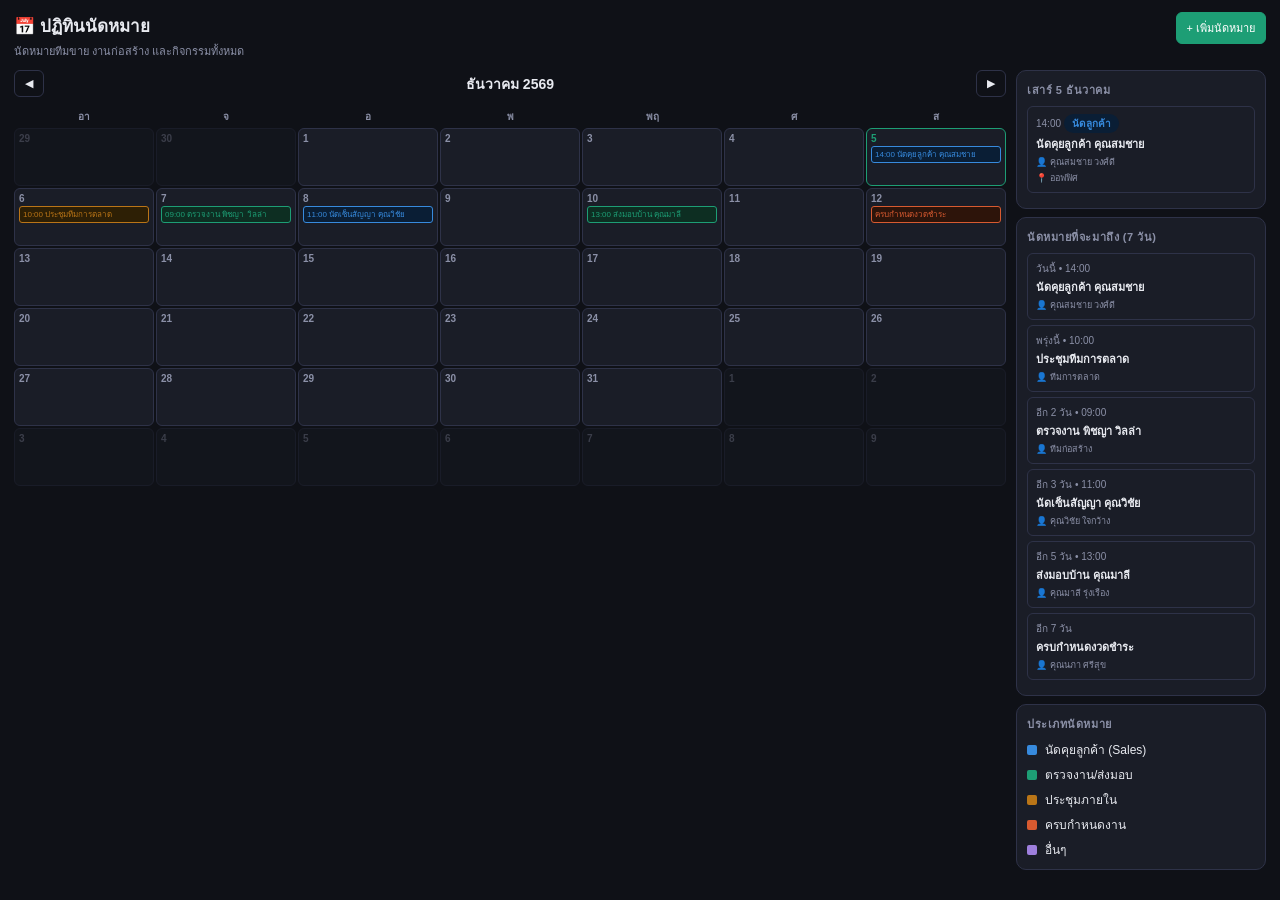
<file: calendar_integrated.html>
<!DOCTYPE html>
<html lang="th">
<head>
<meta charset="UTF-8">
<meta name="viewport" content="width=device-width, initial-scale=1.0">
<title>ปฏิทินนัดหมาย</title>
<style>
*,*::before,*::after{box-sizing:border-box;margin:0;padding:0}
:root{--bg:#0f1117;--bg2:#1a1d27;--bg3:#222536;--border:#2e3248;--text:#e8eaf0;--text2:#8b90a7;--text3:#555a72;--green:#1D9E75;--green-dk:#0F6E56;--green-bg:#0d2e22;--amber:#BA7517;--amber-bg:#2d1f05;--red:#D85A30;--red-bg:#2d140a;--blue:#378ADD;--blue-bg:#0a1e35;--purple:#9E7FDD;--purple-bg:#1a1535;--radius:10px;--radius-sm:6px;}
body{font-family:'Segoe UI',-apple-system,BlinkMacSystemFont,sans-serif;background:var(--bg);color:var(--text);font-size:14px;min-height:100vh}
.wrap{max-width:1100px;margin:0 auto;padding:20px}
.topbar{display:flex;align-items:flex-start;justify-content:space-between;flex-wrap:wrap;gap:10px;margin-bottom:18px}
.page-title{font-size:19px;font-weight:600}.page-sub{font-size:12px;color:var(--text2);margin-top:3px}
.btn{display:inline-flex;align-items:center;gap:5px;padding:7px 14px;border-radius:var(--radius-sm);font-size:12px;font-weight:500;cursor:pointer;border:1px solid var(--border);background:transparent;color:var(--text);transition:all .15s}
.btn:hover{background:var(--bg3)}.btn-p{background:var(--green);border-color:var(--green);color:#fff}.btn-p:hover{background:var(--green-dk)}
.btn-danger{border-color:var(--red);color:var(--red)}.btn-danger:hover{background:var(--red-bg)}.btn-sm{padding:5px 10px;font-size:11px}
.badge{display:inline-flex;align-items:center;font-size:10px;padding:2px 8px;border-radius:20px;font-weight:600;white-space:nowrap}
.b-green{background:var(--green-bg);color:var(--green)}.b-amber{background:var(--amber-bg);color:var(--amber)}.b-red{background:var(--red-bg);color:var(--red)}.b-blue{background:var(--blue-bg);color:var(--blue)}.b-purple{background:var(--purple-bg);color:var(--purple)}.b-gray{background:var(--bg3);color:var(--text2);border:1px solid var(--border)}
.layout{display:grid;grid-template-columns:1fr 300px;gap:14px}
/* Calendar */
.cal-header{display:flex;align-items:center;justify-content:space-between;margin-bottom:12px}
.cal-month{font-size:15px;font-weight:600}
.cal-grid{display:grid;grid-template-columns:repeat(7,1fr);gap:2px}
.cal-dow{text-align:center;font-size:11px;font-weight:600;color:var(--text2);padding:6px 0}
.cal-day{min-height:72px;background:var(--bg2);border:1px solid var(--border);border-radius:var(--radius-sm);padding:5px;cursor:pointer;transition:background .15s;position:relative}
.cal-day:hover{background:var(--bg3)}
.cal-day.today{border-color:var(--green)}
.cal-day.other-month{opacity:.35}
.cal-day.selected{background:var(--bg3);border-color:var(--blue)}
.day-num{font-size:11px;font-weight:600;margin-bottom:3px;color:var(--text2)}
.cal-day.today .day-num{color:var(--green)}
.cal-event{font-size:9px;padding:1px 4px;border-radius:3px;margin-bottom:2px;overflow:hidden;text-overflow:ellipsis;white-space:nowrap;cursor:pointer}
.ev-blue{background:var(--blue-bg);color:var(--blue);border:0.5px solid var(--blue)}
.ev-green{background:var(--green-bg);color:var(--green);border:0.5px solid var(--green)}
.ev-amber{background:var(--amber-bg);color:var(--amber);border:0.5px solid var(--amber)}
.ev-red{background:var(--red-bg);color:var(--red);border:0.5px solid var(--red)}
.ev-purple{background:var(--purple-bg);color:var(--purple);border:0.5px solid var(--purple)}
/* Sidebar */
.sidebar-card{background:var(--bg2);border:1px solid var(--border);border-radius:var(--radius);padding:14px;margin-bottom:12px}
.sidebar-title{font-size:12px;font-weight:600;color:var(--text2);margin-bottom:10px;text-transform:uppercase;letter-spacing:.05em}
.apt-item{padding:8px 10px;border-radius:var(--radius-sm);border:1px solid var(--border);margin-bottom:6px;cursor:pointer;transition:background .15s}
.apt-item:hover{background:var(--bg3)}
.apt-time{font-size:11px;color:var(--text2);margin-bottom:2px}
.apt-name{font-size:12px;font-weight:600}
.apt-meta{font-size:10px;color:var(--text2);margin-top:2px}
/* Modal */
.overlay{position:fixed;inset:0;background:rgba(0,0,0,.65);z-index:100;display:none;align-items:flex-start;justify-content:center;padding:20px;overflow-y:auto}
.overlay.open{display:flex}
.modal{background:var(--bg2);border:1px solid var(--border);border-radius:var(--radius);padding:20px;width:100%;max-width:460px;margin:auto}
.modal-title{font-size:15px;font-weight:600;margin-bottom:14px;display:flex;align-items:center;justify-content:space-between}
.form-group{display:flex;flex-direction:column;gap:4px;margin-bottom:10px}
.form-label{font-size:12px;color:var(--text2)}
.inp{padding:8px 11px;font-size:13px;border:1px solid var(--border);border-radius:var(--radius-sm);background:var(--bg3);color:var(--text);width:100%}
.inp:focus{outline:none;border-color:var(--green)}
textarea.inp{resize:vertical;min-height:60px;font-family:inherit}
select.inp{cursor:pointer}
.form-row{display:grid;grid-template-columns:1fr 1fr;gap:10px}
.modal-footer{display:flex;justify-content:space-between;align-items:center;gap:8px;margin-top:14px;padding-top:12px;border-top:1px solid var(--border)}
.toast{position:fixed;bottom:20px;right:20px;background:var(--green);color:#fff;padding:10px 16px;border-radius:var(--radius-sm);font-size:12px;font-weight:500;z-index:999;opacity:0;transform:translateY(8px);transition:all .3s;pointer-events:none}
.toast.show{opacity:1;transform:translateY(0)}
@media(max-width:700px){.layout{grid-template-columns:1fr}}
/* ERP fit override */
html,body{width:100%;height:100%;overflow:hidden}
body{font-size:12px}
.wrap{max-width:none;width:100%;height:100vh;padding:12px 14px;overflow:hidden}
.topbar{margin-bottom:10px}.page-title{font-size:17px}.page-sub{font-size:11px}
.layout{grid-template-columns:minmax(0,1fr) 250px;gap:10px}
.cal-header{margin-bottom:8px}.cal-month{font-size:14px}
.cal-grid{gap:2px}.cal-dow{font-size:10px;padding:4px 0}
.cal-day{min-height:58px;padding:4px}.day-num{font-size:10px;margin-bottom:2px}.cal-event{font-size:8px;padding:1px 3px}
.sidebar-card{padding:10px;margin-bottom:8px}.sidebar-title{font-size:11px;margin-bottom:7px}
.apt-item{padding:7px 8px;margin-bottom:5px}.apt-time{font-size:10px}.apt-name{font-size:11px}.apt-meta{font-size:9px}
.btn{padding:6px 10px;font-size:11px}.modal{max-height:92vh;overflow:auto;padding:16px}.inp{min-height:34px;font-size:12px}
@media(max-width:780px){.wrap{overflow:auto}.layout{grid-template-columns:1fr}.cal-day{min-height:52px}}
</style>
</head>
<body>
<div class="wrap">
  <div class="topbar">
    <div>
      <h1 class="page-title">📅 ปฏิทินนัดหมาย</h1>
      <p class="page-sub">นัดหมายทีมขาย งานก่อสร้าง และกิจกรรมทั้งหมด</p>
    </div>
    <button class="btn btn-p" onclick="openAddEvent()">+ เพิ่มนัดหมาย</button>
  </div>

  <div class="layout">
    <div>
      <div class="cal-header">
        <button class="btn btn-sm" onclick="changeMonth(-1)">◀</button>
        <div class="cal-month" id="cal-month-label"></div>
        <button class="btn btn-sm" onclick="changeMonth(1)">▶</button>
      </div>
      <div class="cal-grid">
        <div class="cal-dow">อา</div><div class="cal-dow">จ</div><div class="cal-dow">อ</div>
        <div class="cal-dow">พ</div><div class="cal-dow">พฤ</div><div class="cal-dow">ศ</div><div class="cal-dow">ส</div>
      </div>
      <div class="cal-grid" id="cal-grid"></div>
    </div>

    <div>
      <div class="sidebar-card">
        <div class="sidebar-title" id="sidebar-date-label">นัดหมายวันนี้</div>
        <div id="sidebar-events"><p style="font-size:12px;color:var(--text2)">ไม่มีนัดหมาย</p></div>
      </div>
      <div class="sidebar-card">
        <div class="sidebar-title">นัดหมายที่จะมาถึง (7 วัน)</div>
        <div id="upcoming-events"></div>
      </div>
      <div class="sidebar-card">
        <div class="sidebar-title">ประเภทนัดหมาย</div>
        <div style="display:flex;flex-direction:column;gap:6px">
          <div style="display:flex;align-items:center;gap:8px;font-size:12px"><div style="width:10px;height:10px;border-radius:2px;background:var(--blue)"></div>นัดคุยลูกค้า (Sales)</div>
          <div style="display:flex;align-items:center;gap:8px;font-size:12px"><div style="width:10px;height:10px;border-radius:2px;background:var(--green)"></div>ตรวจงาน/ส่งมอบ</div>
          <div style="display:flex;align-items:center;gap:8px;font-size:12px"><div style="width:10px;height:10px;border-radius:2px;background:var(--amber)"></div>ประชุมภายใน</div>
          <div style="display:flex;align-items:center;gap:8px;font-size:12px"><div style="width:10px;height:10px;border-radius:2px;background:var(--red)"></div>ครบกำหนดงาน</div>
          <div style="display:flex;align-items:center;gap:8px;font-size:12px"><div style="width:10px;height:10px;border-radius:2px;background:var(--purple)"></div>อื่นๆ</div>
        </div>
      </div>
    </div>
  </div>
</div>

<!-- Modal -->
<div class="overlay" id="overlay-event">
  <div class="modal">
    <div class="modal-title">
      <span id="event-modal-title">+ เพิ่มนัดหมาย</span>
      <button class="btn btn-sm" onclick="closeModal()">✕</button>
    </div>
    <div class="form-group"><label class="form-label">ชื่อนัดหมาย *</label><input class="inp" id="ef-title" placeholder="เช่น นัดคุยลูกค้า คุณสมชาย"></div>
    <div class="form-row">
      <div class="form-group"><label class="form-label">วันที่ *</label><input class="inp" id="ef-date" type="date"></div>
      <div class="form-group"><label class="form-label">เวลา</label><input class="inp" id="ef-time" type="time" value="10:00"></div>
    </div>
    <div class="form-group"><label class="form-label">ประเภท</label>
      <select class="inp" id="ef-type">
        <option value="sales">นัดคุยลูกค้า (Sales)</option>
        <option value="construction">ตรวจงาน/ส่งมอบ</option>
        <option value="meeting">ประชุมภายใน</option>
        <option value="deadline">ครบกำหนดงาน</option>
        <option value="other">อื่นๆ</option>
      </select>
    </div>
    <div class="form-group"><label class="form-label">ลูกค้า / ผู้เกี่ยวข้อง</label><input class="inp" id="ef-person" placeholder="เช่น คุณสมชาย วงศ์ดี"></div>
    <div class="form-group"><label class="form-label">สถานที่</label><input class="inp" id="ef-location" placeholder="เช่น ออฟฟิศ / โครงการ / ออนไลน์"></div>
    <div class="form-group"><label class="form-label">หมายเหตุ</label><textarea class="inp" id="ef-note" placeholder="รายละเอียดเพิ่มเติม..."></textarea></div>
    <div class="modal-footer">
      <button class="btn btn-danger btn-sm" id="btn-del-event" style="display:none" onclick="deleteEvent()">🗑 ลบ</button>
      <div style="display:flex;gap:8px">
        <button class="btn" onclick="closeModal()">ยกเลิก</button>
        <button class="btn btn-p" onclick="saveEvent()">💾 บันทึก</button>
      </div>
    </div>
  </div>
</div>
<div class="toast" id="toast"></div>

<script>
const TYPE_COLOR={sales:'ev-blue',construction:'ev-green',meeting:'ev-amber',deadline:'ev-red',other:'ev-purple'};
const TYPE_LABEL={sales:'นัดลูกค้า',construction:'ตรวจงาน',meeting:'ประชุม',deadline:'ครบกำหนด',other:'อื่นๆ'};
const TYPE_BADGE={sales:'b-blue',construction:'b-green',meeting:'b-amber',deadline:'b-red',other:'b-purple'};
let events=[],nextEId=1,editingEId=null,selectedDate=null;
let calYear=new Date().getFullYear(),calMonth=new Date().getMonth();
const today=new Date();today.setHours(0,0,0,0);
const thM=['มกราคม','กุมภาพันธ์','มีนาคม','เมษายน','พฤษภาคม','มิถุนายน','กรกฎาคม','สิงหาคม','กันยายน','ตุลาคม','พฤศจิกายน','ธันวาคม'];

function loadDemo(){
  const y=calYear,m=calMonth;
  const fmtD=(d,mo,yr)=>`${yr}-${String(mo+1).padStart(2,'0')}-${String(d).padStart(2,'0')}`;
  events=[
    {id:1,title:'นัดคุยลูกค้า คุณสมชาย',date:fmtD(today.getDate(),m,y),time:'14:00',type:'sales',person:'คุณสมชาย วงศ์ดี',location:'ออฟฟิศ',note:'พูดเรื่องแบบบ้าน A4'},
    {id:2,title:'ตรวจงาน พิชญา วิลล่า',date:fmtD(today.getDate()+2,m,y),time:'09:00',type:'construction',person:'ทีมก่อสร้าง',location:'ลาดพร้าว ซอย 12',note:'เช็คโครงสร้างชั้น 2'},
    {id:3,title:'ประชุมทีมการตลาด',date:fmtD(today.getDate()+1,m,y),time:'10:00',type:'meeting',person:'ทีมการตลาด',location:'ออฟฟิศ',note:'สรุปผล ADS เดือนนี้'},
    {id:4,title:'ส่งมอบบ้าน คุณมาลี',date:fmtD(today.getDate()+5,m,y),time:'13:00',type:'construction',person:'คุณมาลี รุ่งเรือง',location:'สาทร',note:'เตรียมเอกสารส่งมอบ'},
    {id:5,title:'นัดเซ็นสัญญา คุณวิชัย',date:fmtD(today.getDate()+3,m,y),time:'11:00',type:'sales',person:'คุณวิชัย ใจกว้าง',location:'ออฟฟิศ',note:'เตรียมสัญญา 2 ชุด'},
    {id:6,title:'ครบกำหนดงวดชำระ',date:fmtD(today.getDate()+7,m,y),time:'',type:'deadline',person:'คุณนภา ศรีสุข',location:'',note:'งวดที่ 3 ฿480,000'},
  ];
  nextEId=7;
  renderCal(); renderSidebar(today); renderUpcoming();
}

function renderCal(){
  document.getElementById('cal-month-label').textContent=thM[calMonth]+' '+(calYear+543);
  const grid=document.getElementById('cal-grid');
  const first=new Date(calYear,calMonth,1).getDay();
  const days=new Date(calYear,calMonth+1,0).getDate();
  const prevDays=new Date(calYear,calMonth,0).getDate();
  let html='';
  for(let i=0;i<first;i++){
    const day=prevDays-first+i+1;
    html+=`<div class="cal-day other-month"><div class="day-num">${day}</div></div>`;
  }
  for(let d=1;d<=days;d++){
    const dateStr=`${calYear}-${String(calMonth+1).padStart(2,'0')}-${String(d).padStart(2,'0')}`;
    const dd=new Date(calYear,calMonth,d); dd.setHours(0,0,0,0);
    const isToday=dd.getTime()===today.getTime();
    const isSel=selectedDate===dateStr;
    const dayEvents=events.filter(e=>e.date===dateStr);
    const evHtml=dayEvents.slice(0,3).map(e=>`<div class="cal-event ${TYPE_COLOR[e.type]}" onclick="event.stopPropagation();openEditEvent(${e.id})" title="${e.title}">${e.time?e.time+' ':''} ${e.title}</div>`).join('');
    const more=dayEvents.length>3?`<div style="font-size:9px;color:var(--text2)">+${dayEvents.length-3} อีก</div>`:'';
    html+=`<div class="cal-day ${isToday?'today':''} ${isSel?'selected':''}" onclick="selectDay('${dateStr}')">
      <div class="day-num">${d}</div>${evHtml}${more}
    </div>`;
  }
  const remaining=42-first-days;
  for(let i=1;i<=remaining;i++) html+=`<div class="cal-day other-month"><div class="day-num">${i}</div></div>`;
  grid.innerHTML=html;
}

function selectDay(dateStr){
  selectedDate=dateStr;
  renderCal();
  const d=new Date(dateStr);
  renderSidebar(d);
}

function renderSidebar(d){
  const y=d.getFullYear(),m=d.getMonth(),day=d.getDate();
  const dateStr=`${y}-${String(m+1).padStart(2,'0')}-${String(day).padStart(2,'0')}`;
  const thD=['อาทิตย์','จันทร์','อังคาร','พุธ','พฤหัสบดี','ศุกร์','เสาร์'];
  document.getElementById('sidebar-date-label').textContent=thD[d.getDay()]+' '+day+' '+thM[m];
  const evs=events.filter(e=>e.date===dateStr).sort((a,b)=>a.time.localeCompare(b.time));
  const el=document.getElementById('sidebar-events');
  if(!evs.length){el.innerHTML='<p style="font-size:12px;color:var(--text2)">ไม่มีนัดหมาย</p>';return;}
  el.innerHTML=evs.map(e=>`<div class="apt-item" onclick="openEditEvent(${e.id})">
    <div class="apt-time">${e.time||'ทั้งวัน'} <span class="badge ${TYPE_BADGE[e.type]}">${TYPE_LABEL[e.type]}</span></div>
    <div class="apt-name">${e.title}</div>
    ${e.person?`<div class="apt-meta">👤 ${e.person}</div>`:''}
    ${e.location?`<div class="apt-meta">📍 ${e.location}</div>`:''}
  </div>`).join('');
}

function renderUpcoming(){
  const el=document.getElementById('upcoming-events');
  const future=[];
  for(let i=0;i<=7;i++){
    const d=new Date(today); d.setDate(d.getDate()+i);
    const dateStr=`${d.getFullYear()}-${String(d.getMonth()+1).padStart(2,'0')}-${String(d.getDate()).padStart(2,'0')}`;
    events.filter(e=>e.date===dateStr).forEach(e=>future.push({...e,_diff:i}));
  }
  future.sort((a,b)=>a.date.localeCompare(b.date)||a.time.localeCompare(b.time));
  if(!future.length){el.innerHTML='<p style="font-size:12px;color:var(--text2)">ไม่มีนัดหมาย</p>';return;}
  el.innerHTML=future.map(e=>`<div class="apt-item" onclick="openEditEvent(${e.id})">
    <div class="apt-time">${e._diff===0?'วันนี้':e._diff===1?'พรุ่งนี้':'อีก '+e._diff+' วัน'}${e.time?' • '+e.time:''}</div>
    <div class="apt-name">${e.title}</div>
    ${e.person?`<div class="apt-meta">👤 ${e.person}</div>`:''}
  </div>`).join('');
}

function changeMonth(dir){
  calMonth+=dir;
  if(calMonth>11){calMonth=0;calYear++;}
  if(calMonth<0){calMonth=11;calYear--;}
  renderCal();
}

function openAddEvent(){
  editingEId=null;
  document.getElementById('event-modal-title').textContent='+ เพิ่มนัดหมาย';
  document.getElementById('btn-del-event').style.display='none';
  document.getElementById('ef-title').value='';
  document.getElementById('ef-date').value=selectedDate||new Date().toISOString().slice(0,10);
  document.getElementById('ef-time').value='10:00';
  document.getElementById('ef-type').value='sales';
  ['ef-person','ef-location','ef-note'].forEach(id=>document.getElementById(id).value='');
  document.getElementById('overlay-event').classList.add('open');
}

function openEditEvent(id){
  editingEId=id;
  const e=events.find(x=>x.id===id);if(!e)return;
  document.getElementById('event-modal-title').textContent='✏️ แก้ไขนัดหมาย';
  document.getElementById('btn-del-event').style.display='inline-flex';
  document.getElementById('ef-title').value=e.title;
  document.getElementById('ef-date').value=e.date;
  document.getElementById('ef-time').value=e.time||'';
  document.getElementById('ef-type').value=e.type;
  document.getElementById('ef-person').value=e.person||'';
  document.getElementById('ef-location').value=e.location||'';
  document.getElementById('ef-note').value=e.note||'';
  document.getElementById('overlay-event').classList.add('open');
}

function saveEvent(){
  const title=document.getElementById('ef-title').value.trim();
  const date=document.getElementById('ef-date').value;
  if(!title||!date){showToast('กรุณากรอกชื่อและวันที่');return;}
  const data={title,date,time:document.getElementById('ef-time').value,type:document.getElementById('ef-type').value,person:document.getElementById('ef-person').value.trim(),location:document.getElementById('ef-location').value.trim(),note:document.getElementById('ef-note').value.trim()};
  if(editingEId){Object.assign(events.find(x=>x.id===editingEId),data);}
  else{events.push({id:nextEId++,...data});}
  closeModal();
  // navigate to event month
  const d=new Date(data.date); calYear=d.getFullYear(); calMonth=d.getMonth();
  renderCal(); renderSidebar(d); renderUpcoming();
  showToast(editingEId?'✓ แก้ไขแล้ว':'✓ เพิ่มนัดหมายแล้ว');
}

function deleteEvent(){
  if(!editingEId||!confirm('ลบนัดหมายนี้?'))return;
  events=events.filter(e=>e.id!==editingEId);
  closeModal(); renderCal(); renderUpcoming(); showToast('ลบแล้ว');
}

function closeModal(){document.getElementById('overlay-event').classList.remove('open');}
function showToast(msg){const t=document.getElementById('toast');t.textContent=msg;t.classList.add('show');setTimeout(()=>t.classList.remove('show'),2500);}

loadDemo();
renderSidebar(today);
</script>
</body>
</html>
</file>
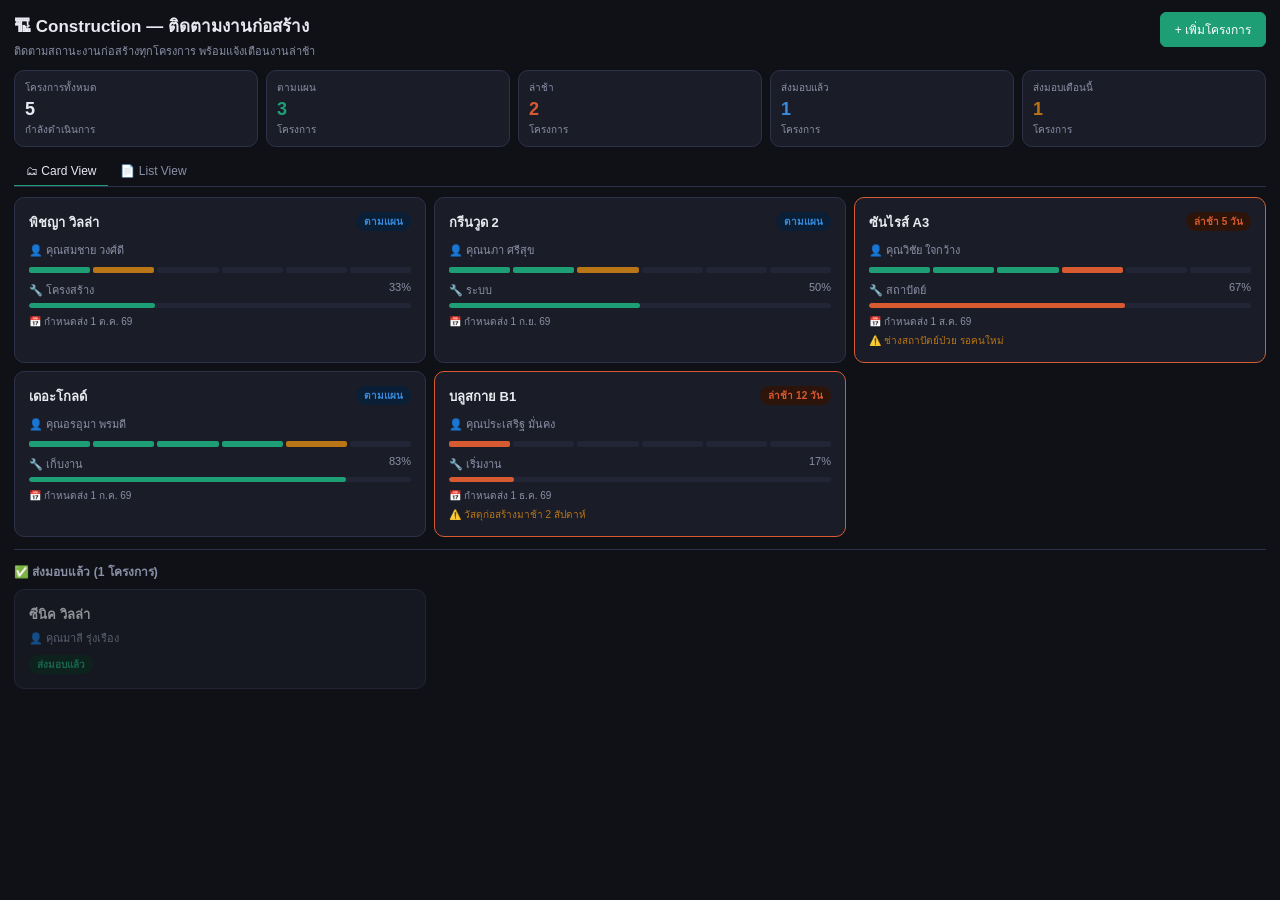
<file: construction_integrated.html>
<!DOCTYPE html>
<html lang="th">
<head>
<meta charset="UTF-8">
<meta name="viewport" content="width=device-width, initial-scale=1.0">
<title>Construction — ติดตามงานก่อสร้าง</title>
<style>
*,*::before,*::after{box-sizing:border-box;margin:0;padding:0}
:root{--bg:#0f1117;--bg2:#1a1d27;--bg3:#222536;--border:#2e3248;--text:#e8eaf0;--text2:#8b90a7;--text3:#555a72;--green:#1D9E75;--green-dk:#0F6E56;--green-bg:#0d2e22;--amber:#BA7517;--amber-bg:#2d1f05;--red:#D85A30;--red-bg:#2d140a;--blue:#378ADD;--blue-bg:#0a1e35;--purple:#9E7FDD;--purple-bg:#1a1535;--radius:10px;--radius-sm:6px;}
body{font-family:'Segoe UI',-apple-system,BlinkMacSystemFont,sans-serif;background:var(--bg);color:var(--text);font-size:14px;min-height:100vh}
.wrap{max-width:1200px;margin:0 auto;padding:20px}
.topbar{display:flex;align-items:flex-start;justify-content:space-between;flex-wrap:wrap;gap:10px;margin-bottom:18px}
.page-title{font-size:19px;font-weight:600}.page-sub{font-size:12px;color:var(--text2);margin-top:3px}
.tabs{display:flex;border-bottom:1px solid var(--border);margin-bottom:18px;overflow-x:auto}
.tab{padding:9px 16px;font-size:13px;font-weight:500;cursor:pointer;border:none;background:transparent;color:var(--text2);border-bottom:2px solid transparent;margin-bottom:-1px;white-space:nowrap}
.tab:hover{color:var(--text)}.tab.active{color:var(--text);border-bottom-color:var(--green)}
.panel{display:none}.panel.active{display:block}
.btn{display:inline-flex;align-items:center;gap:5px;padding:7px 14px;border-radius:var(--radius-sm);font-size:12px;font-weight:500;cursor:pointer;border:1px solid var(--border);background:transparent;color:var(--text);transition:all .15s}
.btn:hover{background:var(--bg3)}.btn-p{background:var(--green);border-color:var(--green);color:#fff}.btn-p:hover{background:var(--green-dk)}
.btn-danger{border-color:var(--red);color:var(--red)}.btn-danger:hover{background:var(--red-bg)}.btn-sm{padding:5px 10px;font-size:11px}
.kpi-row{display:grid;grid-template-columns:repeat(5,1fr);gap:10px;margin-bottom:16px}
.kpi{background:var(--bg2);border:1px solid var(--border);border-radius:var(--radius);padding:12px 14px}
.kpi-label{font-size:11px;color:var(--text2);margin-bottom:4px}.kpi-val{font-size:20px;font-weight:700}.kpi-sub{font-size:10px;color:var(--text2);margin-top:2px}
.up{color:var(--green)}.dn{color:var(--red)}
.badge{display:inline-flex;align-items:center;font-size:10px;padding:2px 8px;border-radius:20px;font-weight:600;white-space:nowrap}
.b-green{background:var(--green-bg);color:var(--green)}.b-amber{background:var(--amber-bg);color:var(--amber)}.b-red{background:var(--red-bg);color:var(--red)}.b-blue{background:var(--blue-bg);color:var(--blue)}.b-gray{background:var(--bg3);color:var(--text2);border:1px solid var(--border)}
.grid{display:grid;grid-template-columns:repeat(3,1fr);gap:12px;margin-bottom:14px}
.proj-card{background:var(--bg2);border:1px solid var(--border);border-radius:var(--radius);padding:14px;cursor:pointer;transition:all .15s}
.proj-card:hover{border-color:var(--green)}
.proj-card.overdue{border-color:var(--red)}
.proj-name{font-size:13px;font-weight:600;margin-bottom:4px}
.proj-client{font-size:11px;color:var(--text2);margin-bottom:8px}
.stage-steps{display:flex;gap:3px;margin-bottom:8px;flex-wrap:wrap}
.step{flex:1;min-width:12px;height:6px;border-radius:2px;background:var(--bg3)}
.step.done{background:var(--green)}.step.active{background:var(--amber)}.step.late{background:var(--red)}
.prog-bg{background:var(--bg3);border-radius:3px;height:5px;overflow:hidden}
.prog-fill{height:100%;border-radius:3px}
.tbl{width:100%;border-collapse:collapse;font-size:12px}
.tbl th{text-align:left;padding:8px 10px;font-size:11px;font-weight:500;color:var(--text2);border-bottom:1px solid var(--border);white-space:nowrap}
.tbl td{padding:9px 10px;border-bottom:1px solid var(--border);vertical-align:middle}
.tbl tr:last-child td{border-bottom:none}.tbl tr:hover td{background:rgba(255,255,255,.02)}
.card{background:var(--bg2);border:1px solid var(--border);border-radius:var(--radius);overflow:hidden;margin-bottom:14px}
.overlay{position:fixed;inset:0;background:rgba(0,0,0,.65);z-index:100;display:none;align-items:flex-start;justify-content:center;padding:20px;overflow-y:auto}
.overlay.open{display:flex}
.modal{background:var(--bg2);border:1px solid var(--border);border-radius:var(--radius);padding:20px;width:100%;max-width:600px;margin:auto}
.modal-title{font-size:15px;font-weight:600;margin-bottom:14px;display:flex;align-items:center;justify-content:space-between}
.form-grid{display:grid;grid-template-columns:1fr 1fr;gap:10px;margin-bottom:10px}
.fg-full{grid-column:1/-1}
.form-group{display:flex;flex-direction:column;gap:4px}
.form-label{font-size:12px;color:var(--text2)}
.inp{padding:8px 11px;font-size:13px;border:1px solid var(--border);border-radius:var(--radius-sm);background:var(--bg3);color:var(--text);width:100%}
.inp:focus{outline:none;border-color:var(--green)}
textarea.inp{resize:vertical;min-height:60px;font-family:inherit}
select.inp{cursor:pointer}
.modal-footer{display:flex;justify-content:space-between;align-items:center;gap:8px;margin-top:14px;padding-top:12px;border-top:1px solid var(--border)}
.stage-row{display:flex;align-items:center;gap:10px;padding:10px 0;border-bottom:1px solid var(--border)}
.stage-row:last-child{border-bottom:none}
.stage-dot{width:10px;height:10px;border-radius:50%;flex-shrink:0}
.toast{position:fixed;bottom:20px;right:20px;background:var(--green);color:#fff;padding:10px 16px;border-radius:var(--radius-sm);font-size:12px;font-weight:500;z-index:999;opacity:0;transform:translateY(8px);transition:all .3s;pointer-events:none}
.toast.show{opacity:1;transform:translateY(0)}
@media(max-width:800px){.grid{grid-template-columns:1fr 1fr}.kpi-row{grid-template-columns:repeat(3,1fr)}}
@media(max-width:500px){.grid{grid-template-columns:1fr}.kpi-row{grid-template-columns:1fr 1fr}}
/* ERP fit override */
html,body{width:100%;min-height:100%;overflow:hidden}
body{font-size:12px}
.wrap{max-width:none;width:100%;height:100vh;padding:12px 14px;overflow:auto}
.topbar{margin-bottom:10px}.page-title{font-size:17px}.page-sub{font-size:11px}
.kpi-row{grid-template-columns:repeat(5,minmax(0,1fr));gap:8px;margin-bottom:10px}
.kpi{padding:9px 10px}.kpi-val{font-size:18px}.kpi-label,.kpi-sub{font-size:10px}
.tabs{margin-bottom:10px}.tab{padding:7px 12px;font-size:12px}
.grid{grid-template-columns:repeat(3,minmax(0,1fr));gap:8px}
.card{padding:10px}.tbl{font-size:11px}.tbl th,.tbl td{padding:7px 8px;white-space:normal}
.modal{max-height:92vh;overflow:auto}.inp{min-height:34px;font-size:12px}
@media(max-width:900px){.grid{grid-template-columns:repeat(2,minmax(0,1fr))}.kpi-row{grid-template-columns:repeat(3,minmax(0,1fr))}}
@media(max-width:620px){.grid{grid-template-columns:1fr}.kpi-row{grid-template-columns:repeat(2,minmax(0,1fr))}}
</style>
</head>
<body>
<div class="wrap">
  <div class="topbar">
    <div>
      <h1 class="page-title">🏗 Construction — ติดตามงานก่อสร้าง</h1>
      <p class="page-sub">ติดตามสถานะงานก่อสร้างทุกโครงการ พร้อมแจ้งเตือนงานล่าช้า</p>
    </div>
    <button class="btn btn-p" onclick="openAddProject()">+ เพิ่มโครงการ</button>
  </div>

  <div class="kpi-row">
    <div class="kpi"><div class="kpi-label">โครงการทั้งหมด</div><div class="kpi-val" id="kpi-total">0</div><div class="kpi-sub">กำลังดำเนินการ</div></div>
    <div class="kpi"><div class="kpi-label">ตามแผน</div><div class="kpi-val up" id="kpi-ontrack">0</div><div class="kpi-sub">โครงการ</div></div>
    <div class="kpi"><div class="kpi-label">ล่าช้า</div><div class="kpi-val dn" id="kpi-late">0</div><div class="kpi-sub">โครงการ</div></div>
    <div class="kpi"><div class="kpi-label">ส่งมอบแล้ว</div><div class="kpi-val" style="color:var(--blue)" id="kpi-done">0</div><div class="kpi-sub">โครงการ</div></div>
    <div class="kpi"><div class="kpi-label">ส่งมอบเดือนนี้</div><div class="kpi-val" style="color:var(--amber)" id="kpi-soon">0</div><div class="kpi-sub">โครงการ</div></div>
  </div>

  <div class="tabs">
    <button class="tab active" id="tab-grid" onclick="sw('grid')">🗂 Card View</button>
    <button class="tab" id="tab-list" onclick="sw('list')">📄 List View</button>
  </div>

  <div class="panel active" id="panel-grid">
    <div class="grid" id="proj-grid"></div>
  </div>

  <div class="panel" id="panel-list">
    <div class="card">
      <table class="tbl">
        <thead><tr>
          <th style="padding-left:14px">โครงการ</th>
          <th>ลูกค้า</th>
          <th>ขั้นตอนปัจจุบัน</th>
          <th style="text-align:center">%</th>
          <th>เริ่ม</th>
          <th>กำหนดส่ง</th>
          <th style="text-align:center">สถานะ</th>
          <th></th>
        </tr></thead>
        <tbody id="proj-tbody"></tbody>
      </table>
    </div>
  </div>
</div>

<!-- Modal: Add/Edit Project -->
<div class="overlay" id="overlay-proj">
  <div class="modal">
    <div class="modal-title">
      <span id="proj-modal-title">+ เพิ่มโครงการใหม่</span>
      <button class="btn btn-sm" onclick="closeModal('overlay-proj')">✕</button>
    </div>
    <div class="form-grid">
      <div class="form-group fg-full"><label class="form-label">ชื่อโครงการ *</label><input class="inp" id="pf-name" placeholder="เช่น พิชญา วิลล่า หลังที่ 3"></div>
      <div class="form-group fg-full"><label class="form-label">ชื่อลูกค้า *</label><input class="inp" id="pf-client" placeholder="เช่น คุณสมชาย วงศ์ดี"></div>
      <div class="form-group fg-full"><label class="form-label">ที่ตั้ง</label><input class="inp" id="pf-location" placeholder="เช่น ลาดพร้าว ซอย 12"></div>
      <div class="form-group"><label class="form-label">วันเริ่มก่อสร้าง</label><input class="inp" id="pf-start" type="date"></div>
      <div class="form-group"><label class="form-label">กำหนดส่งมอบ</label><input class="inp" id="pf-deadline" type="date"></div>
      <div class="form-group"><label class="form-label">ขั้นตอนปัจจุบัน</label>
        <select class="inp" id="pf-stage">
          <option value="0">เริ่มงาน</option>
          <option value="1">โครงสร้าง</option>
          <option value="2">ระบบ</option>
          <option value="3">สถาปัตย์</option>
          <option value="4">เก็บงาน</option>
          <option value="5">ส่งมอบ</option>
        </select>
      </div>
      <div class="form-group"><label class="form-label">สถานะ</label>
        <select class="inp" id="pf-status">
          <option value="ontrack">ตามแผน</option>
          <option value="late">ล่าช้า</option>
          <option value="done">ส่งมอบแล้ว</option>
        </select>
      </div>
      <div class="form-group"><label class="form-label">ล่าช้ากี่วัน</label><input class="inp" id="pf-late-days" type="number" min="0" placeholder="0" value="0"></div>
      <div class="form-group fg-full"><label class="form-label">หมายเหตุ / ปัญหา</label><textarea class="inp" id="pf-note" placeholder="เช่น วัสดุมาช้า รอการตรวจสอบ..."></textarea></div>
    </div>
    <div class="modal-footer">
      <button class="btn btn-danger btn-sm" id="btn-del-proj" style="display:none" onclick="deleteProject()">🗑 ลบโครงการ</button>
      <div style="display:flex;gap:8px">
        <button class="btn" onclick="closeModal('overlay-proj')">ยกเลิก</button>
        <button class="btn btn-p" onclick="saveProject()">💾 บันทึก</button>
      </div>
    </div>
  </div>
</div>

<!-- Modal: Detail -->
<div class="overlay" id="overlay-detail">
  <div class="modal">
    <div class="modal-title">
      <span id="detail-proj-name">รายละเอียดโครงการ</span>
      <div style="display:flex;gap:6px">
        <button class="btn btn-sm" onclick="editProject()">✏️ แก้ไข</button>
        <button class="btn btn-sm" onclick="closeModal('overlay-detail')">✕</button>
      </div>
    </div>
    <div id="detail-proj-body"></div>
  </div>
</div>

<div class="toast" id="toast"></div>
<script>
const STAGES=['เริ่มงาน','โครงสร้าง','ระบบ','สถาปัตย์','เก็บงาน','ส่งมอบ'];
const STAGE_COLORS=['#378ADD','#9E7FDD','#1D9E75','#EF9F27','#E07B39','#D85A30'];
let projects=[], nextPId=1, editingPId=null, currentPId=null;

function loadDemo(){
  projects=[
    {id:1,name:'พิชญา วิลล่า',client:'คุณสมชาย วงศ์ดี',location:'ลาดพร้าว ซอย 12',start:'2026-01-01',deadline:'2026-10-01',stage:1,status:'ontrack',lateDays:0,note:''},
    {id:2,name:'กรีนวูด 2',client:'คุณนภา ศรีสุข',location:'รัชดาภิเษก',start:'2025-12-01',deadline:'2026-09-01',stage:2,status:'ontrack',lateDays:0,note:''},
    {id:3,name:'ซันไรส์ A3',client:'คุณวิชัย ใจกว้าง',location:'สุขุมวิท 42',start:'2025-11-01',deadline:'2026-08-01',stage:3,status:'late',lateDays:5,note:'ช่างสถาปัตย์ป่วย รอคนใหม่'},
    {id:4,name:'เดอะโกลด์',client:'คุณอรอุมา พรมดี',location:'พระราม 9',start:'2025-10-01',deadline:'2026-07-01',stage:4,status:'ontrack',lateDays:0,note:''},
    {id:5,name:'บลูสกาย B1',client:'คุณประเสริฐ มั่นคง',location:'ลาดกระบัง',start:'2026-02-01',deadline:'2026-12-01',stage:0,status:'late',lateDays:12,note:'วัสดุก่อสร้างมาช้า 2 สัปดาห์'},
    {id:6,name:'ซีนิค วิลล่า',client:'คุณมาลี รุ่งเรือง',location:'สาทร',start:'2025-08-01',deadline:'2026-05-01',stage:5,status:'done',lateDays:0,note:'ส่งมอบเรียบร้อย'},
  ];
  nextPId=7;
  renderAll(); updateKPI();
}

function renderAll(){ renderGrid(); renderList(); }

function renderGrid(){
  const grid=document.getElementById('proj-grid');
  grid.innerHTML=projects.filter(p=>p.status!=='done').map(p=>{
    const pct=Math.round((p.stage+1)/STAGES.length*100);
    const stColor=p.status==='late'?'var(--red)':p.status==='done'?'var(--green)':'var(--green)';
    const stBadge=p.status==='late'?`<span class="badge b-red">ล่าช้า ${p.lateDays} วัน</span>`:
                  p.status==='done'?'<span class="badge b-green">ส่งมอบแล้ว</span>':
                  '<span class="badge b-blue">ตามแผน</span>';
    const steps=STAGES.map((s,i)=>`<div class="step ${i<p.stage?'done':i===p.stage?p.status==='late'?'late':'active':''}" title="${s}"></div>`).join('');
    return `<div class="proj-card ${p.status==='late'?'overdue':''}" onclick="openDetail(${p.id})">
      <div style="display:flex;justify-content:space-between;align-items:flex-start;margin-bottom:4px">
        <div class="proj-name">${p.name}</div>${stBadge}
      </div>
      <div class="proj-client">👤 ${p.client}</div>
      <div class="stage-steps">${steps}</div>
      <div style="display:flex;justify-content:space-between;font-size:11px;color:var(--text2);margin-bottom:4px">
        <span>🔧 ${STAGES[p.stage]}</span><span>${pct}%</span>
      </div>
      <div class="prog-bg"><div class="prog-fill" style="width:${pct}%;background:${p.status==='late'?'var(--red)':'var(--green)'}"></div></div>
      <div style="font-size:10px;color:var(--text2);margin-top:6px">📅 กำหนดส่ง ${fmtDate(p.deadline)}</div>
      ${p.note?`<div style="font-size:10px;color:var(--amber);margin-top:4px">⚠️ ${p.note}</div>`:''}
    </div>`;
  }).join('');
  // Done projects
  const done=projects.filter(p=>p.status==='done');
  if(done.length) grid.innerHTML+=`<div style="grid-column:1/-1;border-top:1px solid var(--border);padding-top:12px;margin-top:4px;font-size:12px;font-weight:600;color:var(--text2)">✅ ส่งมอบแล้ว (${done.length} โครงการ)</div>`+
    done.map(p=>`<div class="proj-card" onclick="openDetail(${p.id})" style="opacity:.6">
      <div class="proj-name">${p.name}</div>
      <div class="proj-client">👤 ${p.client}</div>
      <div style="margin-top:6px"><span class="badge b-green">ส่งมอบแล้ว</span></div>
    </div>`).join('');
}

function renderList(){
  const tbody=document.getElementById('proj-tbody');
  tbody.innerHTML=projects.map(p=>{
    const pct=Math.round((p.stage+1)/STAGES.length*100);
    const stBadge=p.status==='late'?`<span class="badge b-red">ล่าช้า ${p.lateDays} วัน</span>`:
                  p.status==='done'?'<span class="badge b-green">ส่งมอบแล้ว</span>':
                  '<span class="badge b-blue">ตามแผน</span>';
    return `<tr style="cursor:pointer" onclick="openDetail(${p.id})">
      <td style="padding-left:14px;font-weight:500">${p.name}</td>
      <td style="color:var(--text2)">${p.client}</td>
      <td><span style="display:inline-flex;align-items:center;gap:5px"><span style="width:8px;height:8px;border-radius:50%;background:${STAGE_COLORS[p.stage]};flex-shrink:0"></span>${STAGES[p.stage]}</span></td>
      <td style="text-align:center;font-weight:600">${pct}%</td>
      <td style="color:var(--text2);font-size:11px">${fmtDate(p.start)}</td>
      <td style="color:var(--text2);font-size:11px">${fmtDate(p.deadline)}</td>
      <td style="text-align:center">${stBadge}</td>
      <td><button class="btn btn-sm" onclick="event.stopPropagation();openEditProject(${p.id})">✏️</button></td>
    </tr>`;
  }).join('');
}

function updateKPI(){
  document.getElementById('kpi-total').textContent=projects.filter(p=>p.status!=='done').length;
  document.getElementById('kpi-ontrack').textContent=projects.filter(p=>p.status==='ontrack').length;
  document.getElementById('kpi-late').textContent=projects.filter(p=>p.status==='late').length;
  document.getElementById('kpi-done').textContent=projects.filter(p=>p.status==='done').length;
  const now=new Date(); const m=now.getMonth(); const y=now.getFullYear();
  document.getElementById('kpi-soon').textContent=projects.filter(p=>{
    if(!p.deadline)return false;
    const d=new Date(p.deadline); return d.getMonth()===m&&d.getFullYear()===y&&p.status!=='done';
  }).length;
}

function openDetail(id){
  currentPId=id;
  const p=projects.find(x=>x.id===id); if(!p)return;
  document.getElementById('detail-proj-name').textContent=p.name;
  const pct=Math.round((p.stage+1)/STAGES.length*100);
  const steps=STAGES.map((s,i)=>`
    <div class="stage-row">
      <div class="stage-dot" style="background:${i<p.stage?'var(--green)':i===p.stage?p.status==='late'?'var(--red)':'var(--amber)':'var(--bg3)'}"></div>
      <div style="flex:1">
        <div style="font-size:12px;font-weight:${i===p.stage?600:400};color:${i<=p.stage?'var(--text)':'var(--text2)'}">${s}</div>
      </div>
      ${i===p.stage?`<span class="badge ${p.status==='late'?'b-red':'b-amber'}">กำลังดำเนินการ</span>`:''}
      ${i<p.stage?'<span class="badge b-green">เสร็จแล้ว</span>':''}
    </div>`).join('');
  document.getElementById('detail-proj-body').innerHTML=`
    <div style="display:grid;grid-template-columns:1fr 1fr 1fr;gap:8px;margin-bottom:12px">
      <div style="background:var(--bg3);border-radius:var(--radius-sm);padding:8px 10px"><div style="font-size:10px;color:var(--text2)">ลูกค้า</div><div style="font-size:12px;font-weight:600">${p.client}</div></div>
      <div style="background:var(--bg3);border-radius:var(--radius-sm);padding:8px 10px"><div style="font-size:10px;color:var(--text2)">ที่ตั้ง</div><div style="font-size:12px;font-weight:600">${p.location||'—'}</div></div>
      <div style="background:${p.status==='late'?'var(--red-bg)':'var(--bg3)'};border-radius:var(--radius-sm);padding:8px 10px">
        <div style="font-size:10px;color:var(--text2)">สถานะ</div>
        <div style="font-size:12px;font-weight:600;color:${p.status==='late'?'var(--red)':p.status==='done'?'var(--green)':'var(--blue)'}">${p.status==='late'?'ล่าช้า '+p.lateDays+' วัน':p.status==='done'?'ส่งมอบแล้ว':'ตามแผน'}</div>
      </div>
    </div>
    <div style="font-size:12px;color:var(--text2);margin-bottom:8px">ความคืบหน้า ${pct}%</div>
    <div class="prog-bg" style="height:8px;margin-bottom:14px"><div class="prog-fill" style="width:${pct}%;background:${p.status==='late'?'var(--red)':'var(--green)'}"></div></div>
    <div style="font-size:12px;font-weight:600;color:var(--text2);margin-bottom:8px;text-transform:uppercase;letter-spacing:.05em">ขั้นตอนทั้งหมด</div>
    ${steps}
    ${p.note?`<div style="margin-top:12px;padding:10px 12px;background:var(--amber-bg);border-radius:var(--radius-sm);font-size:12px;color:var(--amber)">⚠️ ${p.note}</div>`:''}
    <div style="margin-top:10px;font-size:11px;color:var(--text2)">เริ่ม ${fmtDate(p.start)} • กำหนดส่ง ${fmtDate(p.deadline)}</div>`;
  document.getElementById('overlay-detail').classList.add('open');
}

function openAddProject(){
  editingPId=null;
  document.getElementById('proj-modal-title').textContent='+ เพิ่มโครงการ';
  document.getElementById('btn-del-proj').style.display='none';
  ['pf-name','pf-client','pf-location','pf-note'].forEach(id=>document.getElementById(id).value='');
  document.getElementById('pf-start').value=new Date().toISOString().slice(0,10);
  document.getElementById('pf-deadline').value='';
  document.getElementById('pf-stage').value='0';
  document.getElementById('pf-status').value='ontrack';
  document.getElementById('pf-late-days').value='0';
  document.getElementById('overlay-proj').classList.add('open');
}

function openEditProject(id){
  editingPId=id;
  const p=projects.find(x=>x.id===id); if(!p)return;
  document.getElementById('proj-modal-title').textContent='✏️ แก้ไขโครงการ';
  document.getElementById('btn-del-proj').style.display='inline-flex';
  document.getElementById('pf-name').value=p.name;
  document.getElementById('pf-client').value=p.client;
  document.getElementById('pf-location').value=p.location||'';
  document.getElementById('pf-start').value=p.start||'';
  document.getElementById('pf-deadline').value=p.deadline||'';
  document.getElementById('pf-stage').value=p.stage;
  document.getElementById('pf-status').value=p.status;
  document.getElementById('pf-late-days').value=p.lateDays||0;
  document.getElementById('pf-note').value=p.note||'';
  document.getElementById('overlay-proj').classList.add('open');
}

function editProject(){ closeModal('overlay-detail'); openEditProject(currentPId); }

function saveProject(){
  const name=document.getElementById('pf-name').value.trim();
  const client=document.getElementById('pf-client').value.trim();
  if(!name||!client){showToast('กรุณากรอกชื่อโครงการและลูกค้า');return;}
  const data={name,client,location:document.getElementById('pf-location').value.trim(),start:document.getElementById('pf-start').value,deadline:document.getElementById('pf-deadline').value,stage:parseInt(document.getElementById('pf-stage').value),status:document.getElementById('pf-status').value,lateDays:parseInt(document.getElementById('pf-late-days').value)||0,note:document.getElementById('pf-note').value.trim()};
  if(editingPId){Object.assign(projects.find(x=>x.id===editingPId),data);}
  else{projects.push({id:nextPId++,...data});}
  closeModal('overlay-proj'); renderAll(); updateKPI();
  showToast(editingPId?'✓ แก้ไขแล้ว':'✓ เพิ่มโครงการแล้ว');
}

function deleteProject(){
  if(!editingPId||!confirm('ลบโครงการนี้?'))return;
  projects=projects.filter(p=>p.id!==editingPId);
  closeModal('overlay-proj'); renderAll(); updateKPI(); showToast('ลบแล้ว');
}

function sw(id){
  ['grid','list'].forEach(t=>{document.getElementById('tab-'+t)?.classList.toggle('active',t===id);document.getElementById('panel-'+t)?.classList.toggle('active',t===id);});
  if(id==='list')renderList();
}

function fmtDate(s){if(!s)return'—';const d=new Date(s);return d.toLocaleDateString('th-TH',{day:'numeric',month:'short',year:'2-digit'});}
function closeModal(id){document.getElementById(id).classList.remove('open');}
function showToast(msg){const t=document.getElementById('toast');t.textContent=msg;t.classList.add('show');setTimeout(()=>t.classList.remove('show'),2500);}

loadDemo();
</script>
</body>
</html>
</file>
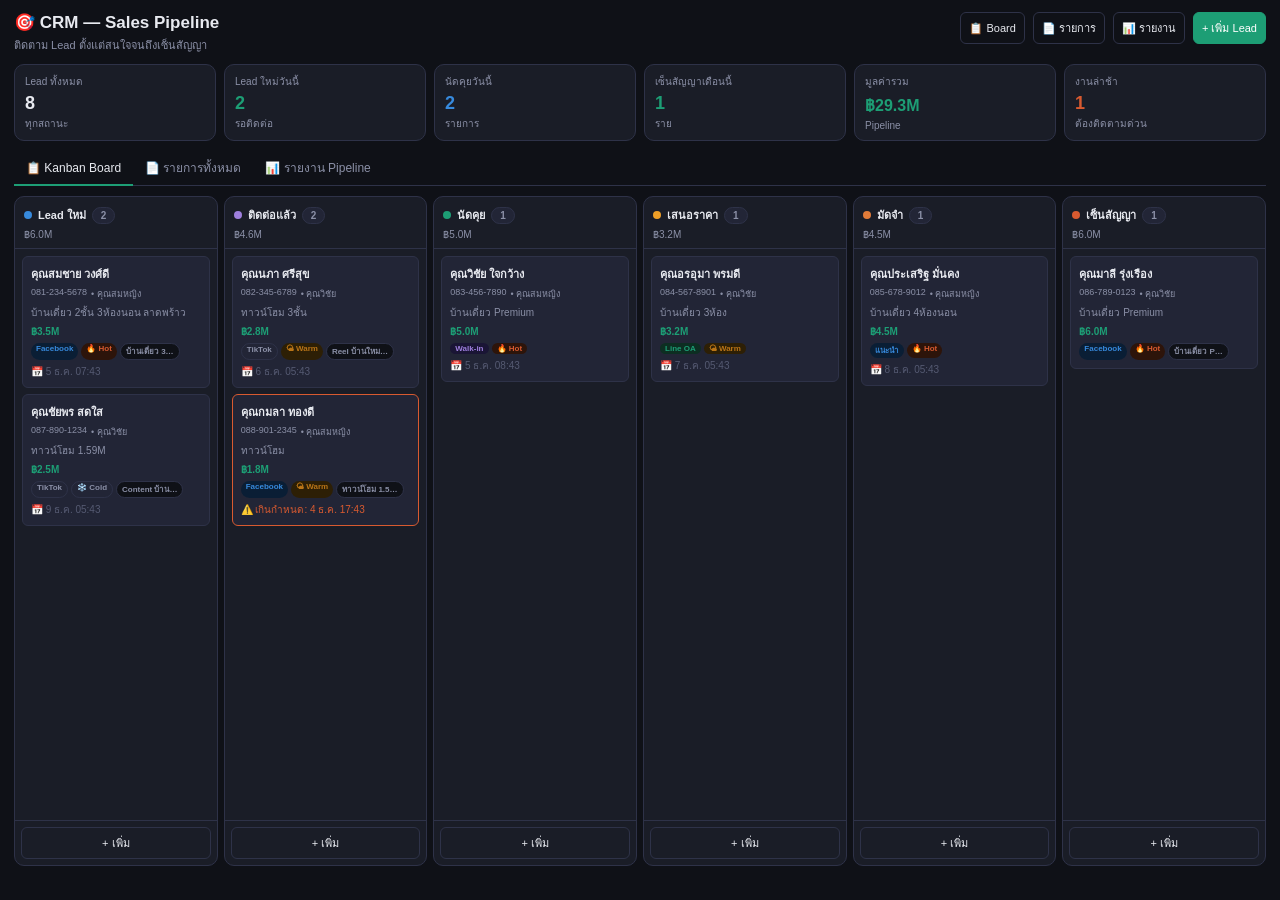
<file: crm_pipeline_integrated.html>
<!DOCTYPE html>
<html lang="th">
<head>
<meta charset="UTF-8">
<meta name="viewport" content="width=device-width, initial-scale=1.0">
<title>CRM — Sales Pipeline</title>
<style>
*,*::before,*::after{box-sizing:border-box;margin:0;padding:0}
:root{
  --bg:#0f1117;--bg2:#1a1d27;--bg3:#222536;
  --border:#2e3248;--text:#e8eaf0;--text2:#8b90a7;--text3:#555a72;
  --green:#1D9E75;--green-dk:#0F6E56;--green-bg:#0d2e22;
  --amber:#BA7517;--amber-bg:#2d1f05;
  --red:#D85A30;--red-bg:#2d140a;
  --blue:#378ADD;--blue-bg:#0a1e35;
  --purple:#9E7FDD;--purple-bg:#1a1535;
  --radius:10px;--radius-sm:6px;
}
body{font-family:'Segoe UI',-apple-system,BlinkMacSystemFont,sans-serif;background:var(--bg);color:var(--text);font-size:14px;min-height:100vh}
.wrap{max-width:1280px;margin:0 auto;padding:20px}

/* Top */
.topbar{display:flex;align-items:flex-start;justify-content:space-between;flex-wrap:wrap;gap:10px;margin-bottom:18px}
.page-title{font-size:19px;font-weight:600}
.page-sub{font-size:12px;color:var(--text2);margin-top:3px}

/* Tabs */
.tabs{display:flex;border-bottom:1px solid var(--border);margin-bottom:18px}
.tab{padding:9px 16px;font-size:13px;font-weight:500;cursor:pointer;border:none;background:transparent;color:var(--text2);border-bottom:2px solid transparent;margin-bottom:-1px;white-space:nowrap}
.tab:hover{color:var(--text)}
.tab.active{color:var(--text);border-bottom-color:var(--green)}
.panel{display:none}.panel.active{display:block}

/* Buttons */
.btn{display:inline-flex;align-items:center;gap:5px;padding:7px 14px;border-radius:var(--radius-sm);font-size:12px;font-weight:500;cursor:pointer;border:1px solid var(--border);background:transparent;color:var(--text);transition:all .15s}
.btn:hover{background:var(--bg3)}
.btn-p{background:var(--green);border-color:var(--green);color:#fff}
.btn-p:hover{background:var(--green-dk)}
.btn-danger{border-color:var(--red);color:var(--red)}
.btn-danger:hover{background:var(--red-bg)}
.btn-sm{padding:5px 10px;font-size:11px}

/* KPI */
.kpi-row{display:grid;grid-template-columns:repeat(6,1fr);gap:10px;margin-bottom:16px}
.kpi{background:var(--bg2);border:1px solid var(--border);border-radius:var(--radius);padding:12px 14px}
.kpi-label{font-size:11px;color:var(--text2);margin-bottom:4px}
.kpi-val{font-size:20px;font-weight:700}
.kpi-sub{font-size:10px;color:var(--text2);margin-top:2px}
.up{color:var(--green)}.dn{color:var(--red)}

/* Badge */
.badge{display:inline-flex;align-items:center;font-size:10px;padding:2px 8px;border-radius:20px;font-weight:600;white-space:nowrap}
.b-green{background:var(--green-bg);color:var(--green)}
.b-amber{background:var(--amber-bg);color:var(--amber)}
.b-red{background:var(--red-bg);color:var(--red)}
.b-blue{background:var(--blue-bg);color:var(--blue)}
.b-purple{background:var(--purple-bg);color:var(--purple)}
.b-gray{background:var(--bg3);color:var(--text2);border:1px solid var(--border)}

/* Pipeline Board */
.board{display:grid;grid-template-columns:repeat(6,minmax(190px,1fr));gap:10px;overflow-x:auto;padding-bottom:8px}
.col{background:var(--bg2);border:1px solid var(--border);border-radius:var(--radius);min-height:500px;display:flex;flex-direction:column}
.col-head{padding:12px 12px 8px;border-bottom:1px solid var(--border);flex-shrink:0}
.col-title{font-size:12px;font-weight:600;display:flex;align-items:center;gap:6px}
.col-dot{width:8px;height:8px;border-radius:50%;flex-shrink:0}
.col-count{font-size:11px;color:var(--text2);margin-top:3px}
.col-body{flex:1;padding:8px;display:flex;flex-direction:column;gap:6px;overflow-y:auto}
.col-footer{padding:6px 8px;border-top:1px solid var(--border)}

/* Lead Card */
.lead-card{background:var(--bg3);border:1px solid var(--border);border-radius:var(--radius-sm);padding:10px 11px;cursor:pointer;transition:all .15s}
.lead-card:hover{border-color:var(--green);background:var(--bg2)}
.lead-name{font-size:12px;font-weight:600;margin-bottom:4px}
.lead-meta{font-size:10px;color:var(--text2);display:flex;flex-wrap:wrap;gap:4px;margin-bottom:6px}
.lead-budget{font-size:11px;font-weight:600;color:var(--green)}
.lead-tags{display:flex;gap:4px;flex-wrap:wrap;margin-top:5px}
.lead-tag{font-size:9px;padding:1px 6px;border-radius:20px;font-weight:600}
.tag-fb{background:var(--blue-bg);color:var(--blue)}
.tag-tt{background:var(--bg3);color:var(--text2);border:1px solid var(--border)}
.tag-walk{background:var(--purple-bg);color:var(--purple)}
.tag-line{background:var(--green-bg);color:var(--green)}
.tag-hot{background:var(--red-bg);color:var(--red)}
.tag-warm{background:var(--amber-bg);color:var(--amber)}
.tag-cold{background:var(--bg3);color:var(--text2);border:1px solid var(--border)}
.lead-date{font-size:10px;color:var(--text3);margin-top:4px}
.overdue{border-color:var(--red)!important}
.overdue .lead-date{color:var(--red)}

/* Table */
.tbl{width:100%;border-collapse:collapse;font-size:12px}
.tbl th{text-align:left;padding:8px 10px;font-size:11px;font-weight:500;color:var(--text2);border-bottom:1px solid var(--border);white-space:nowrap}
.tbl td{padding:9px 10px;border-bottom:1px solid var(--border);vertical-align:middle}
.tbl tr:last-child td{border-bottom:none}
.tbl tr:hover td{background:rgba(255,255,255,.02)}
.card{background:var(--bg2);border:1px solid var(--border);border-radius:var(--radius);overflow:hidden;margin-bottom:14px}

/* Modal */
.overlay{position:fixed;inset:0;background:rgba(0,0,0,.65);z-index:100;display:none;align-items:flex-start;justify-content:center;padding:20px;overflow-y:auto}
.overlay.open{display:flex}
.modal{background:var(--bg2);border:1px solid var(--border);border-radius:var(--radius);padding:20px;width:100%;max-width:560px;margin:auto}
.modal-title{font-size:15px;font-weight:600;margin-bottom:14px;display:flex;align-items:center;justify-content:space-between}
.form-grid{display:grid;grid-template-columns:1fr 1fr;gap:10px;margin-bottom:10px}
.fg-full{grid-column:1/-1}
.form-group{display:flex;flex-direction:column;gap:4px}
.form-label{font-size:12px;color:var(--text2)}
.inp{padding:8px 11px;font-size:13px;border:1px solid var(--border);border-radius:var(--radius-sm);background:var(--bg3);color:var(--text);width:100%}
.inp:focus{outline:none;border-color:var(--green)}
textarea.inp{resize:vertical;min-height:68px;font-family:inherit}
select.inp{cursor:pointer}
.modal-footer{display:flex;justify-content:space-between;align-items:center;gap:8px;margin-top:14px;padding-top:12px;border-top:1px solid var(--border)}
.modal-footer-right{display:flex;gap:8px}

/* Detail modal */
.detail-section{margin-bottom:14px}
.detail-section-title{font-size:11px;font-weight:600;color:var(--text2);text-transform:uppercase;letter-spacing:.05em;margin-bottom:8px}
.detail-row{display:flex;justify-content:space-between;padding:6px 0;border-bottom:1px solid var(--border);font-size:12px}
.detail-row:last-child{border-bottom:none}
.detail-key{color:var(--text2)}
.detail-val{font-weight:500;text-align:right;max-width:60%}
.timeline-item{display:flex;gap:10px;padding:8px 0;border-bottom:1px solid var(--border)}
.timeline-item:last-child{border-bottom:none}
.tl-dot{width:8px;height:8px;border-radius:50%;flex-shrink:0;margin-top:4px}
.tl-text{font-size:12px;line-height:1.5}
.tl-time{font-size:10px;color:var(--text2);margin-top:2px}
.note-inp{width:100%;padding:7px 10px;font-size:12px;border:1px solid var(--border);border-radius:var(--radius-sm);background:var(--bg3);color:var(--text);font-family:inherit;resize:none;min-height:56px}
.note-inp:focus{outline:none;border-color:var(--green)}

/* Stage selector */
.stage-picker{display:grid;grid-template-columns:repeat(3,1fr);gap:6px;margin-bottom:10px}
.stage-btn{padding:8px 6px;border-radius:var(--radius-sm);font-size:11px;font-weight:500;cursor:pointer;border:1px solid var(--border);background:var(--bg3);color:var(--text2);text-align:center;transition:all .15s}
.stage-btn:hover{background:var(--bg2)}
.stage-btn.active{border-color:var(--green);color:var(--green);background:var(--green-bg)}

/* Filter bar */
.filter-bar{display:flex;gap:8px;flex-wrap:wrap;align-items:center;margin-bottom:14px}
.filter-inp{padding:6px 10px;font-size:12px;border:1px solid var(--border);border-radius:var(--radius-sm);background:var(--bg3);color:var(--text)}
.filter-inp:focus{outline:none;border-color:var(--green)}

/* Funnel */
.funnel-row{display:flex;align-items:center;gap:10px;padding:8px 0;border-bottom:1px solid var(--border)}
.funnel-row:last-child{border-bottom:none}
.funnel-lbl{font-size:12px;color:var(--text2);width:90px;flex-shrink:0}
.funnel-bg{flex:1;background:var(--bg3);border-radius:3px;height:10px;overflow:hidden}
.funnel-fill{height:100%;border-radius:3px;transition:width .5s}
.funnel-n{font-size:12px;font-weight:600;width:30px;text-align:right;flex-shrink:0}
.funnel-pct{font-size:10px;color:var(--text2);width:36px;text-align:right;flex-shrink:0}

.prog-bg{background:var(--bg3);border-radius:3px;height:5px;overflow:hidden}
.prog-fill{height:100%;border-radius:3px}

/* Toast */
.toast{position:fixed;bottom:20px;right:20px;background:var(--green);color:#fff;padding:10px 16px;border-radius:var(--radius-sm);font-size:12px;font-weight:500;z-index:999;opacity:0;transform:translateY(8px);transition:all .3s;pointer-events:none}
.toast.show{opacity:1;transform:translateY(0)}

@media(max-width:800px){.kpi-row{grid-template-columns:repeat(3,1fr)}}
@media(max-width:500px){.kpi-row{grid-template-columns:repeat(2,1fr)}}
/* ERP fit override */
html,body{width:100%;height:100%;overflow:hidden}
body{font-size:12px}
.wrap{max-width:none;width:100%;height:100vh;padding:12px 14px;overflow:hidden}
.topbar{margin-bottom:10px}
.page-title{font-size:17px}.page-sub{font-size:11px}
.kpi-row{grid-template-columns:repeat(6,minmax(0,1fr));gap:8px;margin-bottom:10px}
.kpi{padding:9px 10px;min-width:0}.kpi-val{font-size:18px}.kpi-sub,.kpi-label{font-size:10px}
.tabs{margin-bottom:10px}.tab{padding:7px 12px;font-size:12px}
.board{display:flex;gap:6px;overflow:hidden;padding-bottom:0}
.board>*{min-width:0}
.col{flex:1 1 0;width:0;min-width:0;min-height:calc(100vh - 230px);overflow:hidden}
.col *{min-width:0}
.col-head{padding:9px 9px 6px}.col-title{font-size:11px}.col-count{font-size:10px}
.col-body{padding:7px;gap:6px;overflow:hidden}
.lead-card{padding:8px;border-radius:6px;overflow:hidden}.lead-name{font-size:11px;white-space:nowrap;overflow:hidden;text-overflow:ellipsis}.lead-meta{font-size:9px;margin-bottom:4px;white-space:nowrap;overflow:hidden;text-overflow:ellipsis}.lead-budget{font-size:10px}.lead-tags{gap:3px;margin-top:4px;overflow:hidden}.lead-tag{font-size:8px;padding:1px 5px;max-width:100%;overflow:hidden;text-overflow:ellipsis}
.col-footer{padding:6px}.col-footer .btn{width:100%;justify-content:center}.btn{padding:6px 8px;font-size:11px}
.tbl{font-size:11px}.tbl th,.tbl td{padding:7px 8px}
@media(max-width:900px){.board{grid-template-columns:repeat(6,minmax(110px,1fr))}.kpi-row{grid-template-columns:repeat(6,minmax(92px,1fr))}.wrap{overflow:auto}.board{overflow-x:auto}.col{min-height:420px}}
</style>
</head>
<body>
<div class="wrap">

  <!-- Top -->
  <div class="topbar">
    <div>
      <h1 class="page-title">🎯 CRM — Sales Pipeline</h1>
      <p class="page-sub">ติดตาม Lead ตั้งแต่สนใจจนถึงเซ็นสัญญา</p>
    </div>
    <div style="display:flex;gap:8px;flex-wrap:wrap">
      <button class="btn" onclick="sw('board')">📋 Board</button>
      <button class="btn" onclick="sw('list')">📄 รายการ</button>
      <button class="btn" onclick="sw('report')">📊 รายงาน</button>
      <button class="btn btn-p" onclick="openAddLead()">+ เพิ่ม Lead</button>
    </div>
  </div>

  <!-- KPI -->
  <div class="kpi-row">
    <div class="kpi"><div class="kpi-label">Lead ทั้งหมด</div><div class="kpi-val" id="kpi-total">0</div><div class="kpi-sub">ทุกสถานะ</div></div>
    <div class="kpi"><div class="kpi-label">Lead ใหม่วันนี้</div><div class="kpi-val up" id="kpi-new">0</div><div class="kpi-sub">รอติดต่อ</div></div>
    <div class="kpi"><div class="kpi-label">นัดคุยวันนี้</div><div class="kpi-val" style="color:var(--blue)" id="kpi-apt">0</div><div class="kpi-sub">รายการ</div></div>
    <div class="kpi"><div class="kpi-label">เซ็นสัญญาเดือนนี้</div><div class="kpi-val up" id="kpi-closed">0</div><div class="kpi-sub">ราย</div></div>
    <div class="kpi"><div class="kpi-label">มูลค่ารวม</div><div class="kpi-val up" id="kpi-value" style="font-size:16px">฿0</div><div class="kpi-sub">Pipeline</div></div>
    <div class="kpi"><div class="kpi-label">งานล่าช้า</div><div class="kpi-val dn" id="kpi-overdue">0</div><div class="kpi-sub">ต้องติดตามด่วน</div></div>
  </div>

  <!-- Tabs (view) -->
  <div class="tabs">
    <button class="tab active" id="tab-board" onclick="sw('board')">📋 Kanban Board</button>
    <button class="tab" id="tab-list"  onclick="sw('list')">📄 รายการทั้งหมด</button>
    <button class="tab" id="tab-report" onclick="sw('report')">📊 รายงาน Pipeline</button>
  </div>

  <!-- ===== BOARD ===== -->
  <div class="panel active" id="panel-board">
    <div class="board" id="board"></div>
  </div>

  <!-- ===== LIST ===== -->
  <div class="panel" id="panel-list">
    <div class="filter-bar">
      <input class="filter-inp" id="search-inp" placeholder="🔍 ค้นหาชื่อ / เบอร์ / โครงการ" oninput="renderList()" style="min-width:220px">
      <select class="filter-inp" id="filter-stage" onchange="renderList()">
        <option value="all">ทุกขั้นตอน</option>
        <option value="new">Lead ใหม่</option>
        <option value="contacted">ติดต่อแล้ว</option>
        <option value="appointed">นัดคุย</option>
        <option value="quoted">เสนอราคา</option>
        <option value="deposited">มัดจำ</option>
        <option value="signed">เซ็นสัญญา</option>
      </select>
      <select class="filter-inp" id="filter-source" onchange="renderList()">
        <option value="all">ทุกแหล่งที่มา</option>
        <option value="Facebook">Facebook</option>
        <option value="TikTok">TikTok</option>
        <option value="Walk-in">Walk-in</option>
        <option value="Line OA">Line OA</option>
        <option value="แนะนำ">แนะนำ</option>
      </select>
      <select class="filter-inp" id="filter-score" onchange="renderList()">
        <option value="all">ทุกระดับ</option>
        <option value="hot">🔥 Hot</option>
        <option value="warm">🌤 Warm</option>
        <option value="cold">❄️ Cold</option>
      </select>
      <span id="list-count" style="font-size:12px;color:var(--text2);margin-left:auto"></span>
    </div>
    <div class="card">
      <table class="tbl">
        <thead><tr>
          <th style="padding-left:14px">ชื่อ</th>
          <th>เบอร์โทร</th>
          <th>แหล่งที่มา</th>
          <th>โครงการสนใจ</th>
          <th>งบประมาณ</th>
          <th style="text-align:center">ขั้นตอน</th>
          <th style="text-align:center">ระดับ</th>
          <th>ติดตามครั้งถัดไป</th>
          <th></th>
        </tr></thead>
        <tbody id="list-tbody"></tbody>
      </table>
    </div>
  </div>

  <!-- ===== REPORT ===== -->
  <div class="panel" id="panel-report">
    <div style="display:grid;grid-template-columns:1fr 1fr;gap:14px;margin-bottom:14px">
      <div class="card" style="padding:16px">
        <div style="font-size:13px;font-weight:500;margin-bottom:12px;color:var(--text2)">📊 Pipeline Funnel</div>
        <div id="funnel-chart"></div>
      </div>
      <div class="card" style="padding:16px">
        <div style="font-size:13px;font-weight:500;margin-bottom:12px;color:var(--text2)">📡 แหล่งที่มา Lead</div>
        <div id="source-chart"></div>
      </div>
    </div>
    <div class="card">
      <table class="tbl">
        <thead><tr>
          <th style="padding-left:14px">ขั้นตอน</th>
          <th style="text-align:right">จำนวน</th>
          <th style="text-align:right">มูลค่ารวม</th>
          <th style="text-align:right">Conversion</th>
          <th style="text-align:right">ระยะเวลาเฉลี่ย</th>
          <th></th>
        </tr></thead>
        <tbody id="report-tbody"></tbody>
      </table>
    </div>
  </div>

</div><!-- /wrap -->

<!-- Modal: Add/Edit Lead -->
<div class="overlay" id="overlay-lead">
  <div class="modal">
    <div class="modal-title">
      <span id="lead-modal-title">+ เพิ่ม Lead ใหม่</span>
      <button class="btn btn-sm" onclick="closeModal('overlay-lead')">✕</button>
    </div>
    <div class="form-grid">
      <div class="form-group"><label class="form-label">ชื่อ - นามสกุล *</label><input class="inp" id="lf-name" placeholder="เช่น คุณสมชาย ใจดี"></div>
      <div class="form-group"><label class="form-label">เบอร์โทรศัพท์ *</label><input class="inp" id="lf-phone" placeholder="08x-xxx-xxxx" type="tel"></div>
      <div class="form-group"><label class="form-label">Line ID</label><input class="inp" id="lf-line" placeholder="@lineid"></div>
      <div class="form-group"><label class="form-label">แหล่งที่มา</label>
        <select class="inp" id="lf-source">
          <option value="Facebook">Facebook Ads</option>
          <option value="TikTok">TikTok</option>
          <option value="Walk-in">Walk-in</option>
          <option value="Line OA">Line OA</option>
          <option value="แนะนำ">แนะนำจากลูกค้า</option>
          <option value="อื่นๆ">อื่นๆ</option>
        </select>
      </div>
      <div class="form-group"><label class="form-label">แคมเปญที่มาจาก</label><input class="inp" id="lf-campaign" placeholder="เช่น บ้านเดี่ยว 3ห้องนอน"></div>
      <div class="form-group"><label class="form-label">งบประมาณ (บาท)</label><input class="inp" id="lf-budget" type="number" placeholder="เช่น 3500000"></div>
      <div class="form-group fg-full"><label class="form-label">โครงการ / แบบบ้านที่สนใจ</label><input class="inp" id="lf-interest" placeholder="เช่น บ้านเดี่ยว 2 ชั้น 3 ห้องนอน ย่านลาดพร้าว"></div>
      <div class="form-group"><label class="form-label">ขั้นตอนปัจจุบัน</label>
        <select class="inp" id="lf-stage">
          <option value="new">Lead ใหม่</option>
          <option value="contacted">ติดต่อแล้ว</option>
          <option value="appointed">นัดคุย</option>
          <option value="quoted">เสนอราคา</option>
          <option value="deposited">มัดจำ</option>
          <option value="signed">เซ็นสัญญา</option>
        </select>
      </div>
      <div class="form-group"><label class="form-label">ระดับความสนใจ</label>
        <select class="inp" id="lf-score">
          <option value="hot">🔥 Hot — สนใจมาก</option>
          <option value="warm">🌤 Warm — พอสนใจ</option>
          <option value="cold">❄️ Cold — ยังไม่แน่ใจ</option>
        </select>
      </div>
      <div class="form-group"><label class="form-label">วันนัดคุย / ติดตามครั้งถัดไป</label><input class="inp" id="lf-next-date" type="datetime-local"></div>
      <div class="form-group"><label class="form-label">ผู้รับผิดชอบ</label><input class="inp" id="lf-owner" placeholder="เช่น คุณสมหญิง"></div>
      <div class="form-group fg-full"><label class="form-label">หมายเหตุ</label><textarea class="inp" id="lf-note" placeholder="เช่น โทรพุธเช้า สนใจแบบ A4 งบ 3.5M พร้อมดาวน์ 20%"></textarea></div>
    </div>
    <div class="modal-footer">
      <button class="btn btn-danger btn-sm" id="btn-del-lead" onclick="deleteLead()" style="display:none">🗑 ลบ</button>
      <div class="modal-footer-right">
        <button class="btn" onclick="closeModal('overlay-lead')">ยกเลิก</button>
        <button class="btn btn-p" onclick="saveLead()">💾 บันทึก</button>
      </div>
    </div>
  </div>
</div>

<!-- Modal: Lead Detail -->
<div class="overlay" id="overlay-detail">
  <div class="modal" style="max-width:520px">
    <div class="modal-title">
      <span id="detail-name">รายละเอียด Lead</span>
      <div style="display:flex;gap:6px">
        <button class="btn btn-sm" id="btn-edit-lead" onclick="editFromDetail()">✏️ แก้ไข</button>
        <button class="btn btn-sm" onclick="closeModal('overlay-detail')">✕</button>
      </div>
    </div>

    <!-- Stage progress -->
    <div style="margin-bottom:14px">
      <div style="display:flex;justify-content:space-between;font-size:11px;color:var(--text2);margin-bottom:6px">
        <span>ขั้นตอนปัจจุบัน</span>
        <span id="detail-stage-label"></span>
      </div>
      <div class="prog-bg"><div class="prog-fill" id="detail-stage-prog" style="background:var(--green)"></div></div>
      <div style="display:flex;justify-content:space-between;margin-top:6px">
        <div class="stage-picker" id="detail-stage-picker" style="width:100%"></div>
      </div>
    </div>

    <div class="detail-section">
      <div class="detail-section-title">ข้อมูลลูกค้า</div>
      <div id="detail-info"></div>
    </div>

    <div class="detail-section">
      <div class="detail-section-title">บันทึกการติดตาม</div>
      <div id="detail-timeline" style="max-height:180px;overflow-y:auto;margin-bottom:8px"></div>
      <div style="display:flex;gap:6px">
        <textarea class="note-inp" id="new-note-inp" placeholder="เพิ่มบันทึก เช่น โทรแล้ว สนใจแบบ A4..." rows="2"></textarea>
        <button class="btn btn-p btn-sm" style="align-self:flex-end;white-space:nowrap" onclick="addNote()">+ บันทึก</button>
      </div>
    </div>

    <div class="modal-footer">
      <button class="btn btn-danger btn-sm" onclick="deleteLeadFromDetail()">🗑 ลบ Lead นี้</button>
      <button class="btn" onclick="closeModal('overlay-detail')">ปิด</button>
    </div>
  </div>
</div>

<div class="toast" id="toast"></div>

<script>
// ── Stages config ──
const STAGES = [
  { key:'new',       label:'Lead ใหม่',    color:'#378ADD', dot:'#378ADD' },
  { key:'contacted', label:'ติดต่อแล้ว',   color:'#9E7FDD', dot:'#9E7FDD' },
  { key:'appointed', label:'นัดคุย',       color:'#1D9E75', dot:'#1D9E75' },
  { key:'quoted',    label:'เสนอราคา',    color:'#EF9F27', dot:'#EF9F27' },
  { key:'deposited', label:'มัดจำ',        color:'#E07B39', dot:'#E07B39' },
  { key:'signed',    label:'เซ็นสัญญา',   color:'#D85A30', dot:'#D85A30' },
];
const STAGE_PCT = { new:8, contacted:25, appointed:42, quoted:60, quoted:60, deposited:80, signed:100 };

// ── State ──
let leads = [], nextId = 1, currentDetailId = null, editingId = null;

// ── Demo data ──
function loadDemo(){
  const today = new Date();
  const fmt = (d) => d.toISOString().slice(0,16);
  const past = (h) => { const d=new Date(today); d.setHours(d.getHours()-h); return fmt(d); };
  const future = (h) => { const d=new Date(today); d.setHours(d.getHours()+h); return fmt(d); };

  leads = [
    { id:1,  name:'คุณสมชาย วงศ์ดี',    phone:'081-234-5678', line:'@somchai', source:'Facebook', campaign:'บ้านเดี่ยว 3ห้องนอน', budget:3500000, interest:'บ้านเดี่ยว 2ชั้น 3ห้องนอน ลาดพร้าว', stage:'new',       score:'hot',  nextDate:future(2),   owner:'คุณสมหญิง', note:'สนใจมาก โทรกลับด่วน', notes:[{text:'รับ Lead จาก Facebook Ads',time:past(2),color:'#378ADD'}] },
    { id:2,  name:'คุณนภา ศรีสุข',       phone:'082-345-6789', line:'',          source:'TikTok',  campaign:'Reel บ้านใหม่',        budget:2800000, interest:'ทาวน์โฮม 3ชั้น',               stage:'contacted', score:'warm', nextDate:future(24),  owner:'คุณวิชัย',    note:'', notes:[{text:'โทรแนะนำตัวแล้ว นัดพรุ่งนี้',time:past(5),color:'#9E7FDD'}] },
    { id:3,  name:'คุณวิชัย ใจกว้าง',    phone:'083-456-7890', line:'@wichai',   source:'Walk-in', campaign:'',                      budget:5000000, interest:'บ้านเดี่ยว Premium',           stage:'appointed', score:'hot',  nextDate:future(3),   owner:'คุณสมหญิง', note:'นัด 14:00 น. วันนี้', notes:[{text:'Walk-in เข้ามาดูโชว์รูม',time:past(48),color:'#1D9E75'},{text:'นัดคุยแบบบ้านวันนี้',time:past(1),color:'#1D9E75'}] },
    { id:4,  name:'คุณอรอุมา พรมดี',     phone:'084-567-8901', line:'@orauma',   source:'Line OA', campaign:'',                      budget:3200000, interest:'บ้านเดี่ยว 3ห้อง',            stage:'quoted',    score:'warm', nextDate:future(48),  owner:'คุณวิชัย',    note:'ส่งใบเสนอราคาแล้ว', notes:[{text:'ส่งใบเสนอราคา 3.2M',time:past(24),color:'#EF9F27'}] },
    { id:5,  name:'คุณประเสริฐ มั่นคง',  phone:'085-678-9012', line:'@prasert',  source:'แนะนำ',   campaign:'',                      budget:4500000, interest:'บ้านเดี่ยว 4ห้องนอน',         stage:'deposited', score:'hot',  nextDate:future(72),  owner:'คุณสมหญิง', note:'มัดจำ 100,000 แล้ว', notes:[{text:'วางมัดจำ 100,000 บาท',time:past(72),color:'#E07B39'}] },
    { id:6,  name:'คุณมาลี รุ่งเรือง',   phone:'086-789-0123', line:'@malee',    source:'Facebook', campaign:'บ้านเดี่ยว Premium',   budget:6000000, interest:'บ้านเดี่ยว Premium',           stage:'signed',    score:'hot',  nextDate:'',          owner:'คุณวิชัย',    note:'เซ็นสัญญาแล้ว', notes:[{text:'เซ็นสัญญาสำเร็จ 5.8M',time:past(120),color:'#D85A30'}] },
    { id:7,  name:'คุณชัยพร สดใส',       phone:'087-890-1234', line:'',          source:'TikTok',  campaign:'Content บ้านเดี่ยว',   budget:2500000, interest:'ทาวน์โฮม 1.59M',             stage:'new',       score:'cold', nextDate:future(96),  owner:'คุณวิชัย',    note:'', notes:[] },
    { id:8,  name:'คุณกมลา ทองดี',       phone:'088-901-2345', line:'@kamala',   source:'Facebook', campaign:'ทาวน์โฮม 1.59M',       budget:1800000, interest:'ทาวน์โฮม',                     stage:'contacted', score:'warm', nextDate:past(12),    owner:'คุณสมหญิง', note:'เกินกำหนด! ยังไม่ได้โทร', notes:[{text:'ส่งข้อมูลทาง Line',time:past(36),color:'#9E7FDD'}] },
  ];
  nextId = 9;
  renderAll(); updateKPI();
}

// ── Render ──
function renderAll(){ renderBoard(); renderList(); renderReport(); }

function renderBoard(){
  const board = document.getElementById('board');
  board.innerHTML = '';
  STAGES.forEach(s => {
    const stageLeads = leads.filter(l => l.stage === s.key);
    const totalVal = stageLeads.reduce((sum,l)=>sum+Number(l.budget||0),0);
    let cards = stageLeads.map(l => buildLeadCard(l)).join('');
    board.innerHTML += `
      <div class="col">
        <div class="col-head">
          <div class="col-title">
            <div class="col-dot" style="background:${s.color}"></div>
            ${s.label}
            <span class="badge" style="background:var(--bg3);color:var(--text2);border:1px solid var(--border)">${stageLeads.length}</span>
          </div>
          <div class="col-count">฿${(totalVal/1000000).toFixed(1)}M</div>
        </div>
        <div class="col-body">${cards}</div>
        <div class="col-footer">
          <button class="btn btn-sm" style="width:100%;justify-content:center" onclick="openAddLeadStage('${s.key}')">+ เพิ่ม</button>
        </div>
      </div>`;
  });
}

function buildLeadCard(l){
  const srcTag = l.source==='Facebook'?'tag-fb':l.source==='TikTok'?'tag-tt':l.source==='Walk-in'?'tag-walk':l.source==='Line OA'?'tag-line':'tag-fb';
  const scoreTag = l.score==='hot'?'tag-hot':l.score==='warm'?'tag-warm':'tag-cold';
  const scoreLabel = l.score==='hot'?'🔥 Hot':l.score==='warm'?'🌤 Warm':'❄️ Cold';
  const now = new Date();
  const nextD = l.nextDate ? new Date(l.nextDate) : null;
  const overdue = nextD && nextD < now && l.stage !== 'signed';
  const dateStr = nextD ? (overdue?'⚠️ เกินกำหนด: ':'📅 ') + nextD.toLocaleDateString('th-TH',{day:'numeric',month:'short',hour:'2-digit',minute:'2-digit'}) : '';
  return `<div class="lead-card ${overdue?'overdue':''}" onclick="openDetail(${l.id})">
    <div class="lead-name">${l.name}</div>
    <div class="lead-meta">
      <span>${l.phone}</span>
      ${l.owner?`<span>• ${l.owner}</span>`:''}
    </div>
    ${l.interest?`<div style="font-size:10px;color:var(--text2);margin-bottom:4px">${l.interest}</div>`:''}
    <div style="display:flex;justify-content:space-between;align-items:center">
      <div class="lead-budget">${l.budget?'฿'+(l.budget/1000000).toFixed(1)+'M':''}</div>
    </div>
    <div class="lead-tags">
      <span class="lead-tag ${srcTag}">${l.source}</span>
      <span class="lead-tag ${scoreTag}">${scoreLabel}</span>
      ${l.campaign?`<span class="lead-tag" style="background:var(--bg);color:var(--text2);border:1px solid var(--border)">${l.campaign.slice(0,12)}${l.campaign.length>12?'…':''}</span>`:''}
    </div>
    ${dateStr?`<div class="lead-date">${dateStr}</div>`:''}
  </div>`;
}

function renderList(){
  const q   = (document.getElementById('search-inp')?.value||'').toLowerCase();
  const st  = document.getElementById('filter-stage')?.value || 'all';
  const src = document.getElementById('filter-source')?.value || 'all';
  const sc  = document.getElementById('filter-score')?.value || 'all';
  let filtered = leads.filter(l =>
    (st  ==='all' || l.stage  ===st)  &&
    (src ==='all' || l.source ===src) &&
    (sc  ==='all' || l.score  ===sc)  &&
    (!q || l.name.toLowerCase().includes(q) || l.phone.includes(q) || (l.interest||'').toLowerCase().includes(q))
  );
  document.getElementById('list-count').textContent = filtered.length+' รายการ';
  const tbody = document.getElementById('list-tbody');
  const stageMap = Object.fromEntries(STAGES.map(s=>[s.key,s]));
  const scoreLabel = {hot:'🔥 Hot',warm:'🌤 Warm',cold:'❄️ Cold'};
  const scoreBadge = {hot:'b-red',warm:'b-amber',cold:'b-gray'};
  tbody.innerHTML = filtered.map(l=>{
    const s = stageMap[l.stage];
    const now = new Date();
    const nextD = l.nextDate ? new Date(l.nextDate) : null;
    const overdue = nextD && nextD < now && l.stage!=='signed';
    const nextStr = nextD ? nextD.toLocaleDateString('th-TH',{day:'numeric',month:'short',hour:'2-digit',minute:'2-digit'}) : '—';
    return `<tr style="cursor:pointer" onclick="openDetail(${l.id})">
      <td style="padding-left:14px;font-weight:500">${l.name}</td>
      <td>${l.phone}</td>
      <td><span class="badge b-blue">${l.source}</span></td>
      <td style="color:var(--text2);font-size:11px;max-width:140px;overflow:hidden;text-overflow:ellipsis;white-space:nowrap">${l.interest||'—'}</td>
      <td style="font-weight:500;color:var(--green)">${l.budget?'฿'+(l.budget/1000000).toFixed(2)+'M':'—'}</td>
      <td style="text-align:center"><span class="badge" style="background:var(--bg3);color:${s.color};border:1px solid ${s.color}">${s.label}</span></td>
      <td style="text-align:center"><span class="badge ${scoreBadge[l.score]}">${scoreLabel[l.score]}</span></td>
      <td style="color:${overdue?'var(--red)':'var(--text2)'};font-size:11px">${overdue?'⚠️ ':''} ${nextStr}</td>
      <td>
        <div style="display:flex;gap:4px">
          <button class="btn btn-sm" onclick="event.stopPropagation();openDetail(${l.id})">👁</button>
          <button class="btn btn-sm" onclick="event.stopPropagation();openEditLead(${l.id})">✏️</button>
        </div>
      </td>
    </tr>`;
  }).join('');
}

function renderReport(){
  // Funnel
  const funnel = document.getElementById('funnel-chart');
  const maxCount = Math.max(...STAGES.map(s=>leads.filter(l=>l.stage===s.key).length), 1);
  funnel.innerHTML = STAGES.map(s=>{
    const cnt = leads.filter(l=>l.stage===s.key).length;
    const pct = Math.round(cnt/Math.max(leads.length,1)*100);
    return `<div class="funnel-row">
      <span class="funnel-lbl">${s.label}</span>
      <div class="funnel-bg"><div class="funnel-fill" style="width:${Math.round(cnt/maxCount*100)}%;background:${s.color}"></div></div>
      <span class="funnel-n">${cnt}</span>
      <span class="funnel-pct">${pct}%</span>
    </div>`;
  }).join('');

  // Source
  const srcChart = document.getElementById('source-chart');
  const sources = ['Facebook','TikTok','Walk-in','Line OA','แนะนำ','อื่นๆ'];
  const srcColors = ['#1877F2','#000','#9E7FDD','#1D9E75','#EF9F27','#8b90a7'];
  const maxSrc = Math.max(...sources.map(s=>leads.filter(l=>l.source===s).length), 1);
  srcChart.innerHTML = sources.map((s,i)=>{
    const cnt = leads.filter(l=>l.source===s).length;
    if(!cnt) return '';
    return `<div class="funnel-row">
      <span class="funnel-lbl">${s}</span>
      <div class="funnel-bg"><div class="funnel-fill" style="width:${Math.round(cnt/maxSrc*100)}%;background:${srcColors[i]}"></div></div>
      <span class="funnel-n">${cnt}</span>
    </div>`;
  }).join('');

  // Table
  const tbody = document.getElementById('report-tbody');
  const stageIdxMap = Object.fromEntries(STAGES.map((s,i)=>[s.key,i]));
  tbody.innerHTML = STAGES.map((s,i)=>{
    const cnt = leads.filter(l=>l.stage===s.key).length;
    const val = leads.filter(l=>l.stage===s.key).reduce((sum,l)=>sum+Number(l.budget||0),0);
    const conv = i===0 ? '100%' : Math.round(cnt/Math.max(leads.length,1)*100)+'%';
    return `<tr>
      <td style="padding-left:14px"><span style="display:inline-flex;align-items:center;gap:6px"><span style="width:8px;height:8px;border-radius:50%;background:${s.color};display:inline-block"></span>${s.label}</span></td>
      <td style="text-align:right;font-weight:600">${cnt}</td>
      <td style="text-align:right">฿${(val/1000000).toFixed(2)}M</td>
      <td style="text-align:right">${conv}</td>
      <td style="text-align:right;color:var(--text2)">—</td>
      <td></td>
    </tr>`;
  }).join('');
}

// ── KPI ──
function updateKPI(){
  const now = new Date();
  const today = new Date(now.getFullYear(),now.getMonth(),now.getDate());
  document.getElementById('kpi-total').textContent = leads.length;
  document.getElementById('kpi-new').textContent = leads.filter(l=>l.stage==='new').length;
  document.getElementById('kpi-apt').textContent = leads.filter(l=>{
    if(!l.nextDate) return false;
    const d = new Date(l.nextDate);
    return d >= today && d < new Date(today.getTime()+86400000);
  }).length;
  document.getElementById('kpi-closed').textContent = leads.filter(l=>l.stage==='signed').length;
  const totalVal = leads.reduce((s,l)=>s+Number(l.budget||0),0);
  document.getElementById('kpi-value').textContent = '฿'+(totalVal/1000000).toFixed(1)+'M';
  document.getElementById('kpi-overdue').textContent = leads.filter(l=>{
    if(!l.nextDate||l.stage==='signed') return false;
    return new Date(l.nextDate) < now;
  }).length;
}

// ── Add / Edit Lead ──
let addStageDefault = 'new';
function openAddLead(){ addStageDefault='new'; openAddLeadStage('new'); }
function openAddLeadStage(stage){
  editingId = null;
  addStageDefault = stage;
  document.getElementById('lead-modal-title').textContent = '+ เพิ่ม Lead ใหม่';
  document.getElementById('btn-del-lead').style.display = 'none';
  ['lf-name','lf-phone','lf-line','lf-campaign','lf-interest','lf-owner','lf-note'].forEach(id=>document.getElementById(id).value='');
  ['lf-budget'].forEach(id=>document.getElementById(id).value='');
  document.getElementById('lf-source').value = 'Facebook';
  document.getElementById('lf-stage').value  = stage;
  document.getElementById('lf-score').value  = 'warm';
  document.getElementById('lf-next-date').value = '';
  document.getElementById('overlay-lead').classList.add('open');
}
function openEditLead(id){
  editingId = id;
  const l = leads.find(x=>x.id===id); if(!l) return;
  document.getElementById('lead-modal-title').textContent = '✏️ แก้ไข Lead';
  document.getElementById('btn-del-lead').style.display = 'inline-flex';
  document.getElementById('lf-name').value     = l.name;
  document.getElementById('lf-phone').value    = l.phone;
  document.getElementById('lf-line').value     = l.line||'';
  document.getElementById('lf-source').value   = l.source;
  document.getElementById('lf-campaign').value = l.campaign||'';
  document.getElementById('lf-budget').value   = l.budget||'';
  document.getElementById('lf-interest').value = l.interest||'';
  document.getElementById('lf-stage').value    = l.stage;
  document.getElementById('lf-score').value    = l.score;
  document.getElementById('lf-next-date').value= l.nextDate||'';
  document.getElementById('lf-owner').value    = l.owner||'';
  document.getElementById('lf-note').value     = l.note||'';
  document.getElementById('overlay-lead').classList.add('open');
}
function saveLead(){
  const name = document.getElementById('lf-name').value.trim();
  const phone= document.getElementById('lf-phone').value.trim();
  if(!name){ showToast('กรุณาใส่ชื่อ'); return; }
  const data = {
    name, phone,
    line:     document.getElementById('lf-line').value.trim(),
    source:   document.getElementById('lf-source').value,
    campaign: document.getElementById('lf-campaign').value.trim(),
    budget:   parseInt(document.getElementById('lf-budget').value)||0,
    interest: document.getElementById('lf-interest').value.trim(),
    stage:    document.getElementById('lf-stage').value,
    score:    document.getElementById('lf-score').value,
    nextDate: document.getElementById('lf-next-date').value,
    owner:    document.getElementById('lf-owner').value.trim(),
    note:     document.getElementById('lf-note').value.trim(),
  };
  if(editingId){
    const l = leads.find(x=>x.id===editingId);
    if(l){ Object.assign(l,data); }
  } else {
    leads.push({ id:nextId++, notes:[], ...data });
  }
  closeModal('overlay-lead');
  renderAll(); updateKPI();
  showToast(editingId ? '✓ แก้ไขแล้ว' : '✓ เพิ่ม Lead แล้ว');
}
function deleteLead(){
  if(!editingId) return;
  if(!confirm('ลบ Lead นี้?')) return;
  leads = leads.filter(l=>l.id!==editingId);
  closeModal('overlay-lead'); renderAll(); updateKPI();
  showToast('ลบแล้ว');
}
function deleteLeadFromDetail(){
  if(!currentDetailId) return;
  if(!confirm('ลบ Lead นี้?')) return;
  leads = leads.filter(l=>l.id!==currentDetailId);
  closeModal('overlay-detail'); renderAll(); updateKPI();
  showToast('ลบแล้ว');
}

// ── Detail Modal ──
function openDetail(id){
  currentDetailId = id;
  const l = leads.find(x=>x.id===id); if(!l) return;
  document.getElementById('detail-name').textContent = l.name;

  // Stage progress
  const stageIdx = STAGES.findIndex(s=>s.key===l.stage);
  const pct = STAGE_PCT[l.stage] || 0;
  document.getElementById('detail-stage-label').textContent = STAGES[stageIdx]?.label || '';
  document.getElementById('detail-stage-prog').style.width = pct+'%';

  // Stage picker
  document.getElementById('detail-stage-picker').innerHTML = STAGES.map(s=>`
    <div class="stage-btn ${l.stage===s.key?'active':''}" style="${l.stage===s.key?'':''}font-size:10px"
      onclick="changeStage(${id},'${s.key}')">${s.label}</div>
  `).join('');

  // Info
  const srcTag = l.source==='Facebook'?'b-blue':'b-gray';
  const scoreLabel = {hot:'🔥 Hot',warm:'🌤 Warm',cold:'❄️ Cold'};
  const scoreBadge = {hot:'b-red',warm:'b-amber',cold:'b-gray'};
  const nextD = l.nextDate ? new Date(l.nextDate).toLocaleDateString('th-TH',{day:'numeric',month:'long',year:'numeric',hour:'2-digit',minute:'2-digit'}) : '—';
  document.getElementById('detail-info').innerHTML = `
    <div class="detail-row"><span class="detail-key">เบอร์โทร</span><span class="detail-val"><a href="tel:${l.phone}" style="color:var(--green)">${l.phone}</a></span></div>
    ${l.line?`<div class="detail-row"><span class="detail-key">Line</span><span class="detail-val">${l.line}</span></div>`:''}
    <div class="detail-row"><span class="detail-key">แหล่งที่มา</span><span class="detail-val"><span class="badge ${srcTag}">${l.source}</span>${l.campaign?` — ${l.campaign}`:''}</span></div>
    <div class="detail-row"><span class="detail-key">โครงการสนใจ</span><span class="detail-val">${l.interest||'—'}</span></div>
    <div class="detail-row"><span class="detail-key">งบประมาณ</span><span class="detail-val" style="color:var(--green)">${l.budget?'฿'+(l.budget/1000000).toFixed(2)+'M':'—'}</span></div>
    <div class="detail-row"><span class="detail-key">ระดับความสนใจ</span><span class="detail-val"><span class="badge ${scoreBadge[l.score]}">${scoreLabel[l.score]}</span></span></div>
    <div class="detail-row"><span class="detail-key">ผู้รับผิดชอบ</span><span class="detail-val">${l.owner||'—'}</span></div>
    <div class="detail-row"><span class="detail-key">ติดตามครั้งถัดไป</span><span class="detail-val">${nextD}</span></div>
    ${l.note?`<div class="detail-row"><span class="detail-key">หมายเหตุ</span><span class="detail-val">${l.note}</span></div>`:''}
  `;

  // Timeline
  renderTimeline(l);
  document.getElementById('new-note-inp').value = '';
  document.getElementById('overlay-detail').classList.add('open');
}

function renderTimeline(l){
  const el = document.getElementById('detail-timeline');
  if(!l.notes || !l.notes.length){ el.innerHTML='<p style="font-size:12px;color:var(--text2);padding:8px 0">ยังไม่มีบันทึก</p>'; return; }
  el.innerHTML = [...l.notes].reverse().map(n=>`
    <div class="timeline-item">
      <div class="tl-dot" style="background:${n.color||'var(--green)'}"></div>
      <div><div class="tl-text">${n.text}</div><div class="tl-time">${n.time}</div></div>
    </div>`).join('');
}

function changeStage(id, newStage){
  const l = leads.find(x=>x.id===id); if(!l) return;
  const oldLabel = STAGES.find(s=>s.key===l.stage)?.label;
  const newLabel = STAGES.find(s=>s.key===newStage)?.label;
  l.stage = newStage;
  const color = STAGES.find(s=>s.key===newStage)?.color || 'var(--green)';
  if(!l.notes) l.notes = [];
  l.notes.push({ text:`เลื่อนจาก "${oldLabel}" → "${newLabel}"`, time: new Date().toLocaleString('th-TH'), color });
  openDetail(id); renderAll(); updateKPI();
  showToast('✓ อัพเดทขั้นตอนแล้ว');
}

function addNote(){
  const text = document.getElementById('new-note-inp').value.trim();
  if(!text) return;
  const l = leads.find(x=>x.id===currentDetailId); if(!l) return;
  if(!l.notes) l.notes = [];
  l.notes.push({ text, time: new Date().toLocaleString('th-TH'), color:'var(--green)' });
  document.getElementById('new-note-inp').value = '';
  renderTimeline(l);
  showToast('✓ เพิ่มบันทึกแล้ว');
}

function editFromDetail(){
  closeModal('overlay-detail');
  openEditLead(currentDetailId);
}

// ── Tabs ──
function sw(id){
  ['board','list','report'].forEach(t=>{
    document.getElementById('tab-'+t)?.classList.toggle('active', t===id);
    document.getElementById('panel-'+t)?.classList.toggle('active', t===id);
  });
  if(id==='list') renderList();
  if(id==='report') renderReport();
}

// ── Modal ──
function closeModal(id){ document.getElementById(id).classList.remove('open'); }

// ── Toast ──
function showToast(msg){
  const t = document.getElementById('toast');
  t.textContent = msg; t.classList.add('show');
  setTimeout(()=>t.classList.remove('show'), 2500);
}

// ── Init ──
loadDemo();
</script>
</body>
</html>
</file>
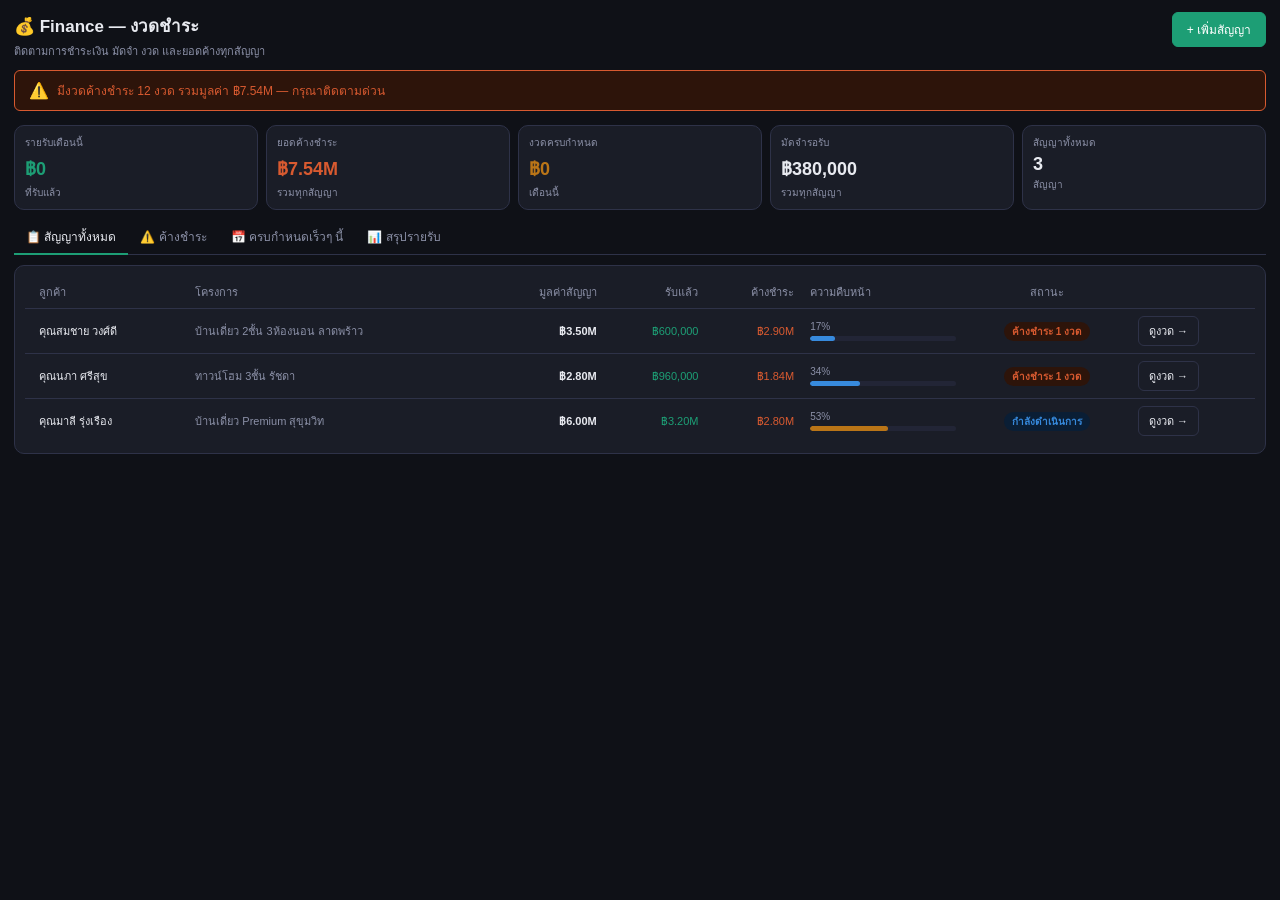
<file: finance_integrated.html>
<!DOCTYPE html>
<html lang="th">
<head>
<meta charset="UTF-8">
<meta name="viewport" content="width=device-width, initial-scale=1.0">
<title>Finance — งวดชำระ</title>
<style>
*,*::before,*::after{box-sizing:border-box;margin:0;padding:0}
:root{
  --bg:#0f1117;--bg2:#1a1d27;--bg3:#222536;
  --border:#2e3248;--text:#e8eaf0;--text2:#8b90a7;--text3:#555a72;
  --green:#1D9E75;--green-dk:#0F6E56;--green-bg:#0d2e22;
  --amber:#BA7517;--amber-bg:#2d1f05;
  --red:#D85A30;--red-bg:#2d140a;
  --blue:#378ADD;--blue-bg:#0a1e35;
  --purple:#9E7FDD;--purple-bg:#1a1535;
  --radius:10px;--radius-sm:6px;
}
body{font-family:'Segoe UI',-apple-system,BlinkMacSystemFont,sans-serif;background:var(--bg);color:var(--text);font-size:14px;min-height:100vh}
.wrap{max-width:1200px;margin:0 auto;padding:20px}
.topbar{display:flex;align-items:flex-start;justify-content:space-between;flex-wrap:wrap;gap:10px;margin-bottom:18px}
.page-title{font-size:19px;font-weight:600}
.page-sub{font-size:12px;color:var(--text2);margin-top:3px}
.tabs{display:flex;border-bottom:1px solid var(--border);margin-bottom:18px}
.tab{padding:9px 16px;font-size:13px;font-weight:500;cursor:pointer;border:none;background:transparent;color:var(--text2);border-bottom:2px solid transparent;margin-bottom:-1px;white-space:nowrap}
.tab:hover{color:var(--text)}.tab.active{color:var(--text);border-bottom-color:var(--green)}
.panel{display:none}.panel.active{display:block}
.btn{display:inline-flex;align-items:center;gap:5px;padding:7px 14px;border-radius:var(--radius-sm);font-size:12px;font-weight:500;cursor:pointer;border:1px solid var(--border);background:transparent;color:var(--text);transition:all .15s}
.btn:hover{background:var(--bg3)}
.btn-p{background:var(--green);border-color:var(--green);color:#fff}
.btn-p:hover{background:var(--green-dk)}
.btn-danger{border-color:var(--red);color:var(--red)}.btn-danger:hover{background:var(--red-bg)}
.btn-sm{padding:5px 10px;font-size:11px}
.kpi-row{display:grid;grid-template-columns:repeat(5,1fr);gap:10px;margin-bottom:16px}
.kpi{background:var(--bg2);border:1px solid var(--border);border-radius:var(--radius);padding:12px 14px}
.kpi-label{font-size:11px;color:var(--text2);margin-bottom:4px}
.kpi-val{font-size:19px;font-weight:700}
.kpi-sub{font-size:10px;color:var(--text2);margin-top:2px}
.up{color:var(--green)}.dn{color:var(--red)}
.badge{display:inline-flex;align-items:center;font-size:10px;padding:2px 8px;border-radius:20px;font-weight:600;white-space:nowrap}
.b-green{background:var(--green-bg);color:var(--green)}
.b-amber{background:var(--amber-bg);color:var(--amber)}
.b-red{background:var(--red-bg);color:var(--red)}
.b-blue{background:var(--blue-bg);color:var(--blue)}
.b-gray{background:var(--bg3);color:var(--text2);border:1px solid var(--border)}
.card{background:var(--bg2);border:1px solid var(--border);border-radius:var(--radius);overflow:hidden;margin-bottom:14px}
.card-pad{padding:14px 16px}
.card-title{font-size:13px;font-weight:500;color:var(--text2);margin-bottom:12px;display:flex;align-items:center;justify-content:space-between}
.tbl{width:100%;border-collapse:collapse;font-size:12px}
.tbl th{text-align:left;padding:8px 10px;font-size:11px;font-weight:500;color:var(--text2);border-bottom:1px solid var(--border);white-space:nowrap}
.tbl td{padding:9px 10px;border-bottom:1px solid var(--border);vertical-align:middle}
.tbl tr:last-child td{border-bottom:none}
.tbl tr:hover td{background:rgba(255,255,255,.02)}
.prog-bg{background:var(--bg3);border-radius:3px;height:5px;overflow:hidden;margin-top:4px}
.prog-fill{height:100%;border-radius:3px}
.overlay{position:fixed;inset:0;background:rgba(0,0,0,.65);z-index:100;display:none;align-items:flex-start;justify-content:center;padding:20px;overflow-y:auto}
.overlay.open{display:flex}
.modal{background:var(--bg2);border:1px solid var(--border);border-radius:var(--radius);padding:20px;width:100%;max-width:540px;margin:auto}
.modal-title{font-size:15px;font-weight:600;margin-bottom:14px;display:flex;align-items:center;justify-content:space-between}
.form-grid{display:grid;grid-template-columns:1fr 1fr;gap:10px;margin-bottom:10px}
.fg-full{grid-column:1/-1}
.form-group{display:flex;flex-direction:column;gap:4px}
.form-label{font-size:12px;color:var(--text2)}
.inp{padding:8px 11px;font-size:13px;border:1px solid var(--border);border-radius:var(--radius-sm);background:var(--bg3);color:var(--text);width:100%}
.inp:focus{outline:none;border-color:var(--green)}
textarea.inp{resize:vertical;min-height:64px;font-family:inherit}
select.inp{cursor:pointer}
.modal-footer{display:flex;justify-content:space-between;align-items:center;gap:8px;margin-top:14px;padding-top:12px;border-top:1px solid var(--border)}
.toast{position:fixed;bottom:20px;right:20px;background:var(--green);color:#fff;padding:10px 16px;border-radius:var(--radius-sm);font-size:12px;font-weight:500;z-index:999;opacity:0;transform:translateY(8px);transition:all .3s;pointer-events:none}
.toast.show{opacity:1;transform:translateY(0)}
.warn-box{background:var(--red-bg);border:1px solid var(--red);border-radius:var(--radius-sm);padding:10px 14px;margin-bottom:14px;font-size:12px;color:var(--red);display:flex;align-items:flex-start;gap:8px}
.installment-row{display:grid;grid-template-columns:40px 1fr 100px 90px 110px 80px 90px;align-items:center;gap:8px;padding:8px 14px;border-bottom:1px solid var(--border);font-size:12px}
.installment-row:last-child{border-bottom:none}
.installment-row:hover{background:rgba(255,255,255,.02)}
.inst-head{background:var(--bg3);font-size:11px;font-weight:500;color:var(--text2)}
@media(max-width:800px){.kpi-row{grid-template-columns:repeat(3,1fr)}}
@media(max-width:500px){.kpi-row{grid-template-columns:1fr 1fr}}
/* ERP fit override */
html,body{width:100%;min-height:100%;overflow:hidden}
body{font-size:12px}
.wrap{max-width:none;width:100%;height:100vh;padding:12px 14px;overflow:auto}
.topbar{margin-bottom:10px}.page-title{font-size:17px}.page-sub{font-size:11px}
.kpi-row{grid-template-columns:repeat(5,minmax(0,1fr));gap:8px;margin-bottom:10px}
.kpi{padding:9px 10px}.kpi-val{font-size:18px}.kpi-label,.kpi-sub{font-size:10px}
.tabs{margin-bottom:10px}.tab{padding:7px 12px;font-size:12px}
.card{padding:10px}.tbl{font-size:11px;table-layout:auto}.tbl th,.tbl td{padding:7px 8px;white-space:normal}
.modal{max-height:92vh;overflow:auto}.inp{min-height:34px;font-size:12px}
@media(max-width:900px){.kpi-row{grid-template-columns:repeat(3,minmax(0,1fr))}}
@media(max-width:620px){.kpi-row{grid-template-columns:repeat(2,minmax(0,1fr))}}
</style>
</head>
<body>
<div class="wrap">
  <div class="topbar">
    <div>
      <h1 class="page-title">💰 Finance — งวดชำระ</h1>
      <p class="page-sub">ติดตามการชำระเงิน มัดจำ งวด และยอดค้างทุกสัญญา</p>
    </div>
    <button class="btn btn-p" onclick="openAddContract()">+ เพิ่มสัญญา</button>
  </div>

  <div id="overdue-warn" style="display:none" class="warn-box">
    <span style="font-size:16px;flex-shrink:0">⚠️</span>
    <span id="overdue-warn-text"></span>
  </div>

  <div class="kpi-row">
    <div class="kpi"><div class="kpi-label">รายรับเดือนนี้</div><div class="kpi-val up" id="kpi-income">฿0</div><div class="kpi-sub">ที่รับแล้ว</div></div>
    <div class="kpi"><div class="kpi-label">ยอดค้างชำระ</div><div class="kpi-val dn" id="kpi-overdue">฿0</div><div class="kpi-sub">รวมทุกสัญญา</div></div>
    <div class="kpi"><div class="kpi-label">งวดครบกำหนด</div><div class="kpi-val" style="color:var(--amber)" id="kpi-due">฿0</div><div class="kpi-sub">เดือนนี้</div></div>
    <div class="kpi"><div class="kpi-label">มัดจำรอรับ</div><div class="kpi-val" id="kpi-deposit">฿0</div><div class="kpi-sub">รวมทุกสัญญา</div></div>
    <div class="kpi"><div class="kpi-label">สัญญาทั้งหมด</div><div class="kpi-val" id="kpi-contracts">0</div><div class="kpi-sub">สัญญา</div></div>
  </div>

  <div class="tabs">
    <button class="tab active" id="tab-contracts" onclick="sw('contracts')">📋 สัญญาทั้งหมด</button>
    <button class="tab" id="tab-overdue" onclick="sw('overdue')">⚠️ ค้างชำระ</button>
    <button class="tab" id="tab-upcoming" onclick="sw('upcoming')">📅 ครบกำหนดเร็วๆ นี้</button>
    <button class="tab" id="tab-summary" onclick="sw('summary')">📊 สรุปรายรับ</button>
  </div>

  <div class="panel active" id="panel-contracts">
    <div class="card">
      <table class="tbl">
        <thead><tr>
          <th style="padding-left:14px">ลูกค้า</th>
          <th>โครงการ</th>
          <th style="text-align:right">มูลค่าสัญญา</th>
          <th style="text-align:right">รับแล้ว</th>
          <th style="text-align:right">ค้างชำระ</th>
          <th>ความคืบหน้า</th>
          <th style="text-align:center">สถานะ</th>
          <th></th>
        </tr></thead>
        <tbody id="contracts-tbody"></tbody>
      </table>
    </div>
  </div>

  <div class="panel" id="panel-overdue">
    <div class="card">
      <table class="tbl">
        <thead><tr>
          <th style="padding-left:14px">ลูกค้า</th>
          <th>งวดที่</th>
          <th style="text-align:right">ยอดค้าง</th>
          <th>ครบกำหนด</th>
          <th>เกินมาแล้ว</th>
          <th style="text-align:center">สถานะ</th>
          <th></th>
        </tr></thead>
        <tbody id="overdue-tbody"></tbody>
      </table>
    </div>
  </div>

  <div class="panel" id="panel-upcoming">
    <div class="card">
      <table class="tbl">
        <thead><tr>
          <th style="padding-left:14px">ลูกค้า</th>
          <th>งวดที่</th>
          <th style="text-align:right">ยอดชำระ</th>
          <th>ครบกำหนด</th>
          <th>เหลืออีก</th>
          <th style="text-align:center">สถานะ</th>
          <th></th>
        </tr></thead>
        <tbody id="upcoming-tbody"></tbody>
      </table>
    </div>
  </div>

  <div class="panel" id="panel-summary">
    <div style="display:grid;grid-template-columns:1fr 1fr;gap:14px">
      <div class="card card-pad">
        <div class="card-title">รายรับรายเดือน (6 เดือนล่าสุด)</div>
        <div id="monthly-chart"></div>
      </div>
      <div class="card card-pad">
        <div class="card-title">สัดส่วนสถานะงวด</div>
        <div id="status-chart"></div>
      </div>
    </div>
  </div>
</div>

<!-- Modal: สัญญา -->
<div class="overlay" id="overlay-contract">
  <div class="modal">
    <div class="modal-title">
      <span id="contract-modal-title">+ เพิ่มสัญญาใหม่</span>
      <button class="btn btn-sm" onclick="closeModal('overlay-contract')">✕</button>
    </div>
    <div class="form-grid">
      <div class="form-group fg-full"><label class="form-label">ชื่อลูกค้า *</label><input class="inp" id="cf-name" placeholder="เช่น คุณสมชาย วงศ์ดี"></div>
      <div class="form-group fg-full"><label class="form-label">โครงการ / แบบบ้าน *</label><input class="inp" id="cf-project" placeholder="เช่น บ้านเดี่ยว 2ชั้น 3ห้องนอน ลาดพร้าว"></div>
      <div class="form-group"><label class="form-label">มูลค่าสัญญา (บาท) *</label><input class="inp" id="cf-total" type="number" placeholder="เช่น 3500000" oninput="calcInstallments()"></div>
      <div class="form-group"><label class="form-label">ยอดมัดจำ (บาท)</label><input class="inp" id="cf-deposit" type="number" placeholder="เช่น 100000" oninput="calcInstallments()"></div>
      <div class="form-group"><label class="form-label">วันเซ็นสัญญา</label><input class="inp" id="cf-sign-date" type="date"></div>
      <div class="form-group"><label class="form-label">วันเริ่มก่อสร้าง</label><input class="inp" id="cf-start-date" type="date"></div>
      <div class="form-group"><label class="form-label">จำนวนงวด</label>
        <select class="inp" id="cf-installments" onchange="calcInstallments()">
          <option value="4">4 งวด</option>
          <option value="5">5 งวด</option>
          <option value="6" selected>6 งวด</option>
          <option value="8">8 งวด</option>
          <option value="10">10 งวด</option>
          <option value="12">12 งวด</option>
        </select>
      </div>
      <div class="form-group"><label class="form-label">ความถี่งวด</label>
        <select class="inp" id="cf-freq">
          <option value="30">ทุก 1 เดือน</option>
          <option value="60">ทุก 2 เดือน</option>
          <option value="90">ทุก 3 เดือน</option>
        </select>
      </div>
      <div class="form-group fg-full">
        <label class="form-label">ยอดต่องวด (คำนวณอัตโนมัติ)</label>
        <div style="padding:8px 11px;font-size:14px;font-weight:600;color:var(--green);background:var(--green-bg);border-radius:var(--radius-sm);border:1px solid var(--green)" id="cf-per-installment">—</div>
      </div>
      <div class="form-group fg-full"><label class="form-label">หมายเหตุ</label><textarea class="inp" id="cf-note" placeholder="เช่น ลูกค้าขอผ่อนพิเศษ..."></textarea></div>
    </div>
    <div class="modal-footer">
      <button class="btn btn-danger btn-sm" id="btn-del-contract" style="display:none" onclick="deleteContract()">🗑 ลบสัญญา</button>
      <div style="display:flex;gap:8px">
        <button class="btn" onclick="closeModal('overlay-contract')">ยกเลิก</button>
        <button class="btn btn-p" onclick="saveContract()">💾 บันทึกสัญญา</button>
      </div>
    </div>
  </div>
</div>

<!-- Modal: รายละเอียดสัญญา + งวด -->
<div class="overlay" id="overlay-detail">
  <div class="modal" style="max-width:640px">
    <div class="modal-title">
      <span id="detail-contract-name">รายละเอียดสัญญา</span>
      <div style="display:flex;gap:6px">
        <button class="btn btn-sm" onclick="editContract()">✏️ แก้ไข</button>
        <button class="btn btn-sm" onclick="closeModal('overlay-detail')">✕</button>
      </div>
    </div>
    <div id="detail-contract-info" style="margin-bottom:14px"></div>
    <div style="font-size:12px;font-weight:600;color:var(--text2);text-transform:uppercase;letter-spacing:.05em;margin-bottom:8px">ตารางงวดชำระ</div>
    <div class="installment-row inst-head">
      <span>งวด</span><span>รายการ</span><span>ยอด (฿)</span><span>ครบกำหนด</span><span>ชำระแล้ว</span><span>สถานะ</span><span></span>
    </div>
    <div id="installment-list"></div>
    <div class="modal-footer" style="margin-top:10px">
      <div style="font-size:12px;color:var(--text2)" id="detail-summary"></div>
      <button class="btn" onclick="closeModal('overlay-detail')">ปิด</button>
    </div>
  </div>
</div>

<!-- Modal: บันทึกชำระ -->
<div class="overlay" id="overlay-pay">
  <div class="modal" style="max-width:400px">
    <div class="modal-title">
      <span>💳 บันทึกการชำระ</span>
      <button class="btn btn-sm" onclick="closeModal('overlay-pay')">✕</button>
    </div>
    <div id="pay-info" style="font-size:13px;color:var(--text2);margin-bottom:14px"></div>
    <div class="form-grid">
      <div class="form-group fg-full"><label class="form-label">ยอดที่รับ (บาท) *</label><input class="inp" id="pay-amount" type="number" placeholder="0"></div>
      <div class="form-group"><label class="form-label">วันที่รับเงิน</label><input class="inp" id="pay-date" type="date"></div>
      <div class="form-group"><label class="form-label">วิธีชำระ</label>
        <select class="inp" id="pay-method">
          <option>โอนธนาคาร</option><option>เงินสด</option><option>เช็ค</option><option>บัตรเครดิต</option>
        </select>
      </div>
      <div class="form-group fg-full"><label class="form-label">หมายเหตุ</label><input class="inp" id="pay-note" placeholder="เช่น โอนเข้า SCB xxxx"></div>
    </div>
    <div class="modal-footer">
      <div></div>
      <div style="display:flex;gap:8px">
        <button class="btn" onclick="closeModal('overlay-pay')">ยกเลิก</button>
        <button class="btn btn-p" onclick="confirmPay()">✓ บันทึกชำระ</button>
      </div>
    </div>
  </div>
</div>

<div class="toast" id="toast"></div>
<script>
let contracts=[], nextCId=1, currentCId=null, currentInstId=null, editingCId=null;
const today=new Date(); today.setHours(0,0,0,0);

function loadDemo(){
  contracts=[
    {id:1,name:'คุณสมชาย วงศ์ดี',project:'บ้านเดี่ยว 2ชั้น 3ห้องนอน ลาดพร้าว',total:3500000,deposit:100000,signDate:'2025-11-01',startDate:'2025-12-01',note:'',
      installments:[
        {id:1,label:'งวดที่ 1 — เริ่มก่อสร้าง',amount:500000,dueDate:'2025-12-01',paid:500000,paidDate:'2025-12-01',method:'โอนธนาคาร',note:'',status:'paid'},
        {id:2,label:'งวดที่ 2 — โครงสร้าง',amount:600000,dueDate:'2026-02-01',paid:0,paidDate:'',method:'',note:'',status:'paid'},
        {id:3,label:'งวดที่ 3 — ระบบ',amount:600000,dueDate:'2026-04-01',paid:0,paidDate:'',method:'',note:'',status:'overdue'},
        {id:4,label:'งวดที่ 4 — สถาปัตย์',amount:600000,dueDate:'2026-06-01',paid:0,paidDate:'',method:'',note:'',status:'upcoming'},
        {id:5,label:'งวดที่ 5 — เก็บงาน',amount:600000,dueDate:'2026-08-01',paid:0,paidDate:'',method:'',note:'',status:'pending'},
        {id:6,label:'งวดที่ 6 — ส่งมอบ',amount:500000,dueDate:'2026-10-01',paid:0,paidDate:'',method:'',note:'',status:'pending'},
      ]},
    {id:2,name:'คุณนภา ศรีสุข',project:'ทาวน์โฮม 3ชั้น รัชดา',total:2800000,deposit:80000,signDate:'2025-12-01',startDate:'2026-01-01',note:'',
      installments:[
        {id:7,label:'งวดที่ 1',amount:400000,dueDate:'2026-01-01',paid:400000,paidDate:'2026-01-02',method:'โอนธนาคาร',note:'',status:'paid'},
        {id:8,label:'งวดที่ 2',amount:480000,dueDate:'2026-03-01',paid:480000,paidDate:'2026-03-05',method:'เช็ค',note:'',status:'paid'},
        {id:9,label:'งวดที่ 3',amount:480000,dueDate:'2026-05-01',paid:0,paidDate:'',method:'',note:'',status:'overdue'},
        {id:10,label:'งวดที่ 4',amount:480000,dueDate:'2026-07-01',paid:0,paidDate:'',method:'',note:'',status:'upcoming'},
        {id:11,label:'งวดที่ 5',amount:480000,dueDate:'2026-09-01',paid:0,paidDate:'',method:'',note:'',status:'pending'},
        {id:12,label:'งวดที่ 6',amount:400000,dueDate:'2026-11-01',paid:0,paidDate:'',method:'',note:'',status:'pending'},
      ]},
    {id:3,name:'คุณมาลี รุ่งเรือง',project:'บ้านเดี่ยว Premium สุขุมวิท',total:6000000,deposit:200000,signDate:'2025-10-01',startDate:'2025-11-01',note:'สัญญา VIP',
      installments:[
        {id:13,label:'งวดที่ 1',amount:1000000,dueDate:'2025-11-01',paid:1000000,paidDate:'2025-11-01',method:'โอนธนาคาร',note:'',status:'paid'},
        {id:14,label:'งวดที่ 2',amount:1000000,dueDate:'2026-01-01',paid:1000000,paidDate:'2026-01-03',method:'โอนธนาคาร',note:'',status:'paid'},
        {id:15,label:'งวดที่ 3',amount:1000000,dueDate:'2026-03-01',paid:1000000,paidDate:'2026-03-10',method:'โอนธนาคาร',note:'',status:'paid'},
        {id:16,label:'งวดที่ 4',amount:1000000,dueDate:'2026-05-01',paid:0,paidDate:'',method:'',note:'',status:'upcoming'},
        {id:17,label:'งวดที่ 5',amount:1000000,dueDate:'2026-07-01',paid:0,paidDate:'',method:'',note:'',status:'pending'},
        {id:18,label:'งวดที่ 6',amount:800000,dueDate:'2026-09-01',paid:0,paidDate:'',method:'',note:'',status:'pending'},
      ]},
  ];
  nextCId=4;
  renderAll(); updateKPI();
}

function renderAll(){ renderContracts(); renderOverdue(); renderUpcoming(); renderSummary(); }

function fmtB(n){ return n>=1000000?'฿'+(n/1000000).toFixed(2)+'M':'฿'+Number(n).toLocaleString(); }
function fmtDate(s){ if(!s)return'—'; const d=new Date(s); return d.toLocaleDateString('th-TH',{day:'numeric',month:'short',year:'2-digit'}); }
function daysDiff(s){ const d=new Date(s); d.setHours(0,0,0,0); return Math.round((d-today)/(1000*60*60*24)); }
function statusBadge(st,dd){
  if(st==='paid') return '<span class="badge b-green">ชำระแล้ว</span>';
  const diff=daysDiff(dd);
  if(diff<0) return '<span class="badge b-red">ค้างชำระ</span>';
  if(diff<=30) return '<span class="badge b-amber">ใกล้ครบ</span>';
  return '<span class="badge b-gray">รอชำระ</span>';
}

function renderContracts(){
  const tbody=document.getElementById('contracts-tbody');
  tbody.innerHTML=contracts.map(c=>{
    const paid=c.installments.reduce((s,i)=>s+Number(i.paid||0),0)+Number(c.deposit||0);
    const remain=c.total-paid;
    const pct=Math.round(paid/c.total*100);
    const overdue=c.installments.filter(i=>i.status==='overdue').length;
    const st=overdue>0?'<span class="badge b-red">ค้างชำระ '+overdue+' งวด</span>':
              remain<=0?'<span class="badge b-green">ชำระครบ</span>':
              '<span class="badge b-blue">กำลังดำเนินการ</span>';
    return `<tr style="cursor:pointer" onclick="openDetail(${c.id})">
      <td style="padding-left:14px;font-weight:500">${c.name}</td>
      <td style="color:var(--text2);font-size:11px">${c.project}</td>
      <td style="text-align:right;font-weight:600">${fmtB(c.total)}</td>
      <td style="text-align:right;color:var(--green)">${fmtB(paid)}</td>
      <td style="text-align:right;color:${remain>0?'var(--red)':'var(--green)'}">${fmtB(remain)}</td>
      <td style="min-width:100px"><div style="font-size:10px;color:var(--text2);margin-bottom:2px">${pct}%</div><div class="prog-bg"><div class="prog-fill" style="width:${pct}%;background:${pct>=100?'var(--green)':pct>50?'var(--amber)':'var(--blue)'}"></div></div></td>
      <td style="text-align:center">${st}</td>
      <td><button class="btn btn-sm" onclick="event.stopPropagation();openDetail(${c.id})">ดูงวด →</button></td>
    </tr>`;
  }).join('');
}

function renderOverdue(){
  const rows=[];
  contracts.forEach(c=>c.installments.forEach(i=>{
    if(i.status==='overdue'||(!i.paid&&daysDiff(i.dueDate)<0)){
      rows.push({c,i,diff:Math.abs(daysDiff(i.dueDate))});
    }
  }));
  document.getElementById('overdue-tbody').innerHTML=rows.map(({c,i,diff})=>`
    <tr>
      <td style="padding-left:14px;font-weight:500">${c.name}</td>
      <td style="color:var(--text2)">${i.label}</td>
      <td style="text-align:right;font-weight:600;color:var(--red)">${fmtB(i.amount)}</td>
      <td>${fmtDate(i.dueDate)}</td>
      <td style="color:var(--red);font-weight:500">${diff} วัน</td>
      <td style="text-align:center"><span class="badge b-red">ค้างชำระ</span></td>
      <td><button class="btn btn-sm btn-p" onclick="openPay(${c.id},${i.id})">💳 รับเงิน</button></td>
    </tr>`).join('');
}

function renderUpcoming(){
  const rows=[];
  contracts.forEach(c=>c.installments.forEach(i=>{
    const diff=daysDiff(i.dueDate);
    if(!i.paid&&diff>=0&&diff<=60) rows.push({c,i,diff});
  }));
  rows.sort((a,b)=>a.diff-b.diff);
  document.getElementById('upcoming-tbody').innerHTML=rows.map(({c,i,diff})=>`
    <tr>
      <td style="padding-left:14px;font-weight:500">${c.name}</td>
      <td style="color:var(--text2)">${i.label}</td>
      <td style="text-align:right;font-weight:600">${fmtB(i.amount)}</td>
      <td>${fmtDate(i.dueDate)}</td>
      <td style="color:${diff<=7?'var(--red)':diff<=30?'var(--amber)':'var(--text2)'};font-weight:500">${diff===0?'วันนี้':diff+' วัน'}</td>
      <td style="text-align:center"><span class="badge ${diff<=7?'b-red':diff<=30?'b-amber':'b-blue'}">${diff<=7?'ด่วน!':diff<=30?'ใกล้ครบ':'รอชำระ'}</span></td>
      <td><button class="btn btn-sm btn-p" onclick="openPay(${c.id},${i.id})">💳 รับเงิน</button></td>
    </tr>`).join('');
}

function renderSummary(){
  const mc=document.getElementById('monthly-chart');
  const months=['ม.ค.','ก.พ.','มี.ค.','เม.ย.','พ.ค.','มิ.ย.'];
  const vals=[3200000,4100000,2800000,5600000,3900000,7200000];
  const max=Math.max(...vals);
  mc.innerHTML=months.map((m,i)=>`
    <div style="display:flex;align-items:center;gap:10px;padding:5px 0;border-bottom:1px solid var(--border)">
      <span style="font-size:11px;color:var(--text2);width:36px;flex-shrink:0">${m}</span>
      <div style="flex:1;background:var(--bg3);border-radius:3px;height:10px;overflow:hidden">
        <div style="width:${Math.round(vals[i]/max*100)}%;height:100%;background:var(--green);border-radius:3px"></div>
      </div>
      <span style="font-size:11px;font-weight:600;min-width:50px;text-align:right">${fmtB(vals[i])}</span>
    </div>`).join('');
  const sc=document.getElementById('status-chart');
  const total=contracts.reduce((s,c)=>s+c.installments.length,0);
  const paid=contracts.reduce((s,c)=>s+c.installments.filter(i=>i.paid).length,0);
  const overdue=contracts.reduce((s,c)=>s+c.installments.filter(i=>i.status==='overdue').length,0);
  const upcoming=contracts.reduce((s,c)=>s+c.installments.filter(i=>{const d=daysDiff(i.dueDate);return !i.paid&&d>=0&&d<=30;}).length,0);
  const pending=total-paid-overdue-upcoming;
  [['ชำระแล้ว',paid,'var(--green)'],['ค้างชำระ',overdue,'var(--red)'],['ใกล้ครบ',upcoming,'var(--amber)'],['รอชำระ',pending,'var(--blue)']].forEach(([lbl,cnt,color])=>{
    sc.innerHTML+=`<div style="display:flex;align-items:center;gap:10px;padding:6px 0;border-bottom:1px solid var(--border)">
      <div style="width:10px;height:10px;border-radius:50%;background:${color};flex-shrink:0"></div>
      <span style="flex:1;font-size:12px">${lbl}</span>
      <span style="font-size:13px;font-weight:600">${cnt}</span>
      <span style="font-size:11px;color:var(--text2)">${total>0?Math.round(cnt/total*100):0}%</span>
    </div>`;
  });
}

function updateKPI(){
  const now=new Date(); const m=now.getMonth(); const y=now.getFullYear();
  let income=0,overdueAmt=0,dueAmt=0,depositAmt=0;
  contracts.forEach(c=>{
    depositAmt+=Number(c.deposit||0);
    c.installments.forEach(i=>{
      if(i.paid){ const d=new Date(i.paidDate||''); if(d.getMonth()===m&&d.getFullYear()===y) income+=Number(i.paid); }
      if(!i.paid&&daysDiff(i.dueDate)<0) overdueAmt+=Number(i.amount);
      const diff=daysDiff(i.dueDate); if(!i.paid&&diff>=0&&diff<=30) dueAmt+=Number(i.amount);
    });
  });
  document.getElementById('kpi-income').textContent=fmtB(income);
  document.getElementById('kpi-overdue').textContent=fmtB(overdueAmt);
  document.getElementById('kpi-due').textContent=fmtB(dueAmt);
  document.getElementById('kpi-deposit').textContent=fmtB(depositAmt);
  document.getElementById('kpi-contracts').textContent=contracts.length;
  const od=contracts.reduce((s,c)=>s+c.installments.filter(i=>!i.paid&&daysDiff(i.dueDate)<0).length,0);
  const wb=document.getElementById('overdue-warn');
  if(od>0){ wb.style.display='flex'; document.getElementById('overdue-warn-text').textContent=`มีงวดค้างชำระ ${od} งวด รวมมูลค่า ${fmtB(overdueAmt)} — กรุณาติดตามด่วน`; }
  else wb.style.display='none';
}

function openDetail(id){
  currentCId=id;
  const c=contracts.find(x=>x.id===id); if(!c)return;
  document.getElementById('detail-contract-name').textContent=c.name+' — '+c.project;
  const paid=c.installments.reduce((s,i)=>s+Number(i.paid||0),0)+Number(c.deposit||0);
  const pct=Math.round(paid/c.total*100);
  document.getElementById('detail-contract-info').innerHTML=`
    <div style="display:grid;grid-template-columns:1fr 1fr 1fr;gap:8px;margin-bottom:10px">
      <div style="background:var(--bg3);border-radius:var(--radius-sm);padding:8px 10px"><div style="font-size:10px;color:var(--text2)">มูลค่าสัญญา</div><div style="font-size:14px;font-weight:700">${fmtB(c.total)}</div></div>
      <div style="background:var(--green-bg);border-radius:var(--radius-sm);padding:8px 10px"><div style="font-size:10px;color:var(--green)">รับแล้ว</div><div style="font-size:14px;font-weight:700;color:var(--green)">${fmtB(paid)}</div></div>
      <div style="background:var(--red-bg);border-radius:var(--radius-sm);padding:8px 10px"><div style="font-size:10px;color:var(--red)">ค้าง</div><div style="font-size:14px;font-weight:700;color:var(--red)">${fmtB(c.total-paid)}</div></div>
    </div>
    <div style="background:var(--bg3);border-radius:3px;height:6px;overflow:hidden;margin-bottom:4px"><div style="width:${pct}%;height:100%;background:var(--green);border-radius:3px"></div></div>
    <div style="font-size:11px;color:var(--text2)">ชำระแล้ว ${pct}% • เซ็นสัญญา ${fmtDate(c.signDate)} • เริ่มก่อสร้าง ${fmtDate(c.startDate)}</div>`;
  document.getElementById('installment-list').innerHTML=c.installments.map(i=>`
    <div class="installment-row">
      <span style="font-size:11px;color:var(--text2);font-weight:600">${i.id%100||'—'}</span>
      <span style="font-size:11px">${i.label}</span>
      <span style="font-weight:600">${Number(i.amount).toLocaleString()}</span>
      <span style="font-size:11px;color:var(--text2)">${fmtDate(i.dueDate)}</span>
      <span style="font-size:11px;color:${i.paid?'var(--green)':'var(--text3)'}">${i.paid?Number(i.paid).toLocaleString()+'฿':'—'}</span>
      <span>${statusBadge(i.paid?'paid':'',i.dueDate)}</span>
      <span>${i.paid?'':' <button class="btn btn-sm btn-p" onclick="openPay('+currentCId+','+i.id+')">รับ</button>'}</span>
    </div>`).join('');
  const paidCount=c.installments.filter(i=>i.paid).length;
  document.getElementById('detail-summary').textContent=`ชำระแล้ว ${paidCount}/${c.installments.length} งวด`;
  document.getElementById('overlay-detail').classList.add('open');
}

function openPay(cId,iId){
  currentCId=cId; currentInstId=iId;
  const c=contracts.find(x=>x.id===cId); const i=c?.installments.find(x=>x.id===iId);
  if(!i)return;
  document.getElementById('pay-info').textContent=c.name+' — '+i.label+' ยอด '+fmtB(i.amount);
  document.getElementById('pay-amount').value=i.amount;
  document.getElementById('pay-date').value=new Date().toISOString().slice(0,10);
  document.getElementById('pay-note').value='';
  document.getElementById('overlay-detail').classList.remove('open');
  document.getElementById('overlay-pay').classList.add('open');
}

function confirmPay(){
  const c=contracts.find(x=>x.id===currentCId); const i=c?.installments.find(x=>x.id===currentInstId);
  if(!i)return;
  i.paid=parseInt(document.getElementById('pay-amount').value)||i.amount;
  i.paidDate=document.getElementById('pay-date').value;
  i.method=document.getElementById('pay-method').value;
  i.note=document.getElementById('pay-note').value;
  i.status='paid';
  closeModal('overlay-pay'); renderAll(); updateKPI();
  showToast('✓ บันทึกการชำระแล้ว');
}

function calcInstallments(){
  const total=parseInt(document.getElementById('cf-total').value)||0;
  const deposit=parseInt(document.getElementById('cf-deposit').value)||0;
  const n=parseInt(document.getElementById('cf-installments').value)||6;
  const per=n>0?Math.round((total-deposit)/n):0;
  document.getElementById('cf-per-installment').textContent=per>0?'฿'+per.toLocaleString()+'  /งวด':'—';
}

function openAddContract(){
  editingCId=null;
  document.getElementById('contract-modal-title').textContent='+ เพิ่มสัญญาใหม่';
  document.getElementById('btn-del-contract').style.display='none';
  ['cf-name','cf-project','cf-note'].forEach(id=>document.getElementById(id).value='');
  ['cf-total','cf-deposit'].forEach(id=>document.getElementById(id).value='');
  document.getElementById('cf-installments').value='6';
  document.getElementById('cf-freq').value='30';
  document.getElementById('cf-sign-date').value=new Date().toISOString().slice(0,10);
  document.getElementById('cf-start-date').value='';
  document.getElementById('cf-per-installment').textContent='—';
  document.getElementById('overlay-contract').classList.add('open');
}

function editContract(){
  closeModal('overlay-detail');
  const c=contracts.find(x=>x.id===currentCId); if(!c)return;
  editingCId=currentCId;
  document.getElementById('contract-modal-title').textContent='✏️ แก้ไขสัญญา';
  document.getElementById('btn-del-contract').style.display='inline-flex';
  document.getElementById('cf-name').value=c.name;
  document.getElementById('cf-project').value=c.project;
  document.getElementById('cf-total').value=c.total;
  document.getElementById('cf-deposit').value=c.deposit||0;
  document.getElementById('cf-sign-date').value=c.signDate||'';
  document.getElementById('cf-start-date').value=c.startDate||'';
  document.getElementById('cf-installments').value=c.installments.length;
  document.getElementById('cf-note').value=c.note||'';
  calcInstallments();
  document.getElementById('overlay-contract').classList.add('open');
}

function saveContract(){
  const name=document.getElementById('cf-name').value.trim();
  const project=document.getElementById('cf-project').value.trim();
  const total=parseInt(document.getElementById('cf-total').value)||0;
  if(!name||!total){showToast('กรุณากรอกชื่อและมูลค่าสัญญา');return;}
  const deposit=parseInt(document.getElementById('cf-deposit').value)||0;
  const n=parseInt(document.getElementById('cf-installments').value)||6;
  const freq=parseInt(document.getElementById('cf-freq').value)||30;
  const signDate=document.getElementById('cf-sign-date').value;
  const startDate=document.getElementById('cf-start-date').value||signDate;
  const perInst=Math.round((total-deposit)/n);
  if(editingCId){
    const c=contracts.find(x=>x.id===editingCId);
    if(c){c.name=name;c.project=project;c.total=total;c.deposit=deposit;c.signDate=signDate;c.startDate=startDate;c.note=document.getElementById('cf-note').value;}
  } else {
    const insts=Array.from({length:n},(_, i)=>{
      const dd=new Date(startDate||new Date()); dd.setDate(dd.getDate()+freq*(i+1));
      return {id:nextCId*100+(i+1),label:`งวดที่ ${i+1}`,amount:perInst,dueDate:dd.toISOString().slice(0,10),paid:0,paidDate:'',method:'',note:'',status:'pending'};
    });
    contracts.push({id:nextCId++,name,project,total,deposit,signDate,startDate,note:document.getElementById('cf-note').value,installments:insts});
  }
  closeModal('overlay-contract'); renderAll(); updateKPI();
  showToast(editingCId?'✓ แก้ไขสัญญาแล้ว':'✓ เพิ่มสัญญาแล้ว');
}

function deleteContract(){
  if(!editingCId||!confirm('ลบสัญญานี้?'))return;
  contracts=contracts.filter(c=>c.id!==editingCId);
  closeModal('overlay-contract'); renderAll(); updateKPI(); showToast('ลบแล้ว');
}

function sw(id){
  ['contracts','overdue','upcoming','summary'].forEach(t=>{
    document.getElementById('tab-'+t)?.classList.toggle('active',t===id);
    document.getElementById('panel-'+t)?.classList.toggle('active',t===id);
  });
}

function closeModal(id){document.getElementById(id).classList.remove('open');}
function showToast(msg){const t=document.getElementById('toast');t.textContent=msg;t.classList.add('show');setTimeout(()=>t.classList.remove('show'),2500);}

loadDemo();
</script>
</body>
</html>
</file>
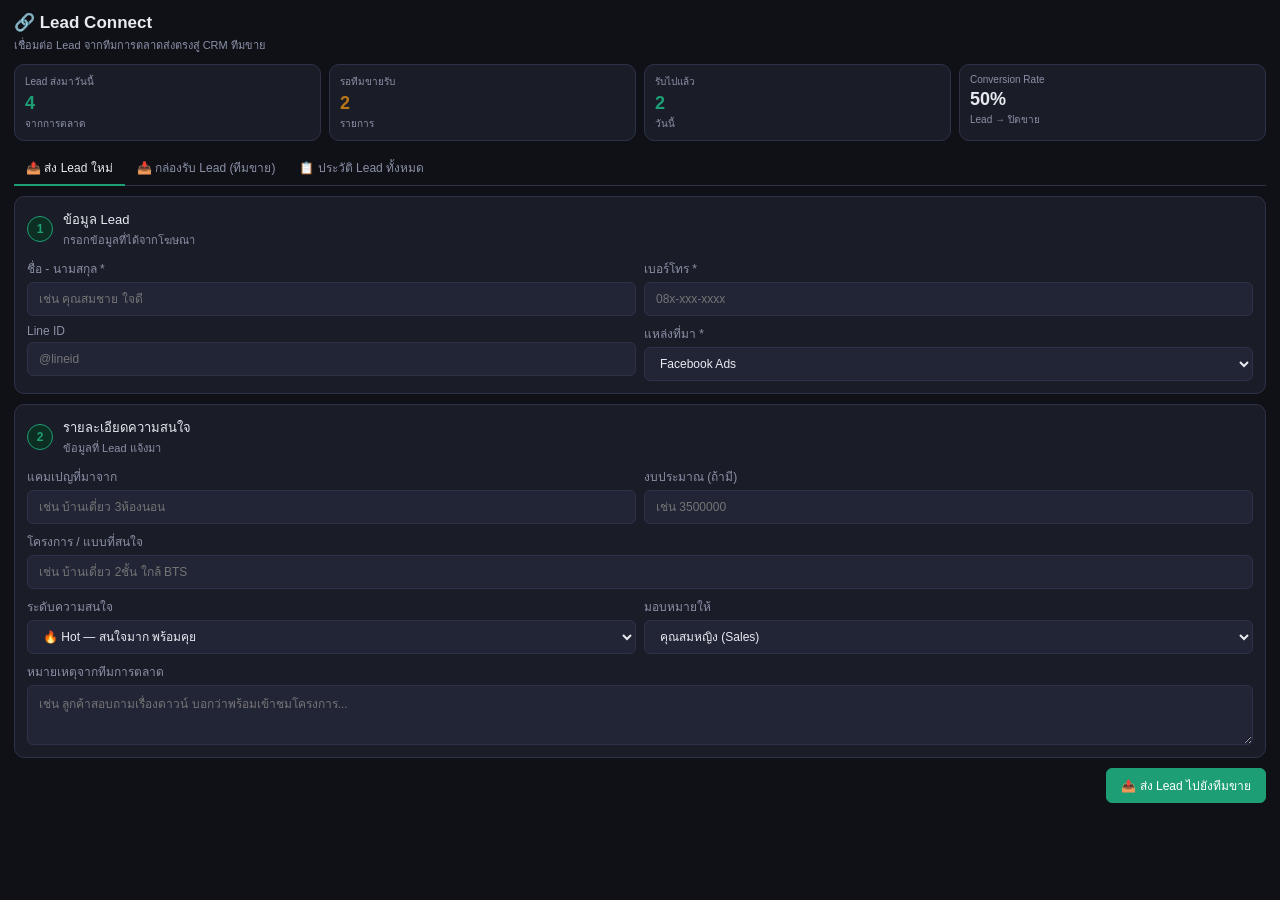
<file: lead_connect_integrated.html>
<!DOCTYPE html>
<html lang="th">
<head>
<meta charset="UTF-8">
<meta name="viewport" content="width=device-width, initial-scale=1.0">
<title>Lead Connect — ส่ง Lead จากการตลาดสู่ CRM</title>
<style>
*,*::before,*::after{box-sizing:border-box;margin:0;padding:0}
:root{--bg:#0f1117;--bg2:#1a1d27;--bg3:#222536;--border:#2e3248;--text:#e8eaf0;--text2:#8b90a7;--text3:#555a72;--green:#1D9E75;--green-dk:#0F6E56;--green-bg:#0d2e22;--amber:#BA7517;--amber-bg:#2d1f05;--red:#D85A30;--red-bg:#2d140a;--blue:#378ADD;--blue-bg:#0a1e35;--purple:#9E7FDD;--purple-bg:#1a1535;--radius:10px;--radius-sm:6px;}
body{font-family:'Segoe UI',-apple-system,BlinkMacSystemFont,sans-serif;background:var(--bg);color:var(--text);font-size:14px;min-height:100vh}
.wrap{max-width:1100px;margin:0 auto;padding:20px}
.topbar{display:flex;align-items:flex-start;justify-content:space-between;flex-wrap:wrap;gap:10px;margin-bottom:18px}
.page-title{font-size:19px;font-weight:600}.page-sub{font-size:12px;color:var(--text2);margin-top:3px}
.tabs{display:flex;border-bottom:1px solid var(--border);margin-bottom:18px}
.tab{padding:9px 16px;font-size:13px;font-weight:500;cursor:pointer;border:none;background:transparent;color:var(--text2);border-bottom:2px solid transparent;margin-bottom:-1px;white-space:nowrap}
.tab:hover{color:var(--text)}.tab.active{color:var(--text);border-bottom-color:var(--green)}
.panel{display:none}.panel.active{display:block}
.btn{display:inline-flex;align-items:center;gap:5px;padding:7px 14px;border-radius:var(--radius-sm);font-size:12px;font-weight:500;cursor:pointer;border:1px solid var(--border);background:transparent;color:var(--text);transition:all .15s}
.btn:hover{background:var(--bg3)}.btn-p{background:var(--green);border-color:var(--green);color:#fff}.btn-p:hover{background:var(--green-dk)}
.btn-danger{border-color:var(--red);color:var(--red)}.btn-danger:hover{background:var(--red-bg)}.btn-sm{padding:5px 10px;font-size:11px}
.kpi-row{display:grid;grid-template-columns:repeat(4,1fr);gap:10px;margin-bottom:16px}
.kpi{background:var(--bg2);border:1px solid var(--border);border-radius:var(--radius);padding:12px 14px}
.kpi-label{font-size:11px;color:var(--text2);margin-bottom:4px}.kpi-val{font-size:20px;font-weight:700}.kpi-sub{font-size:10px;color:var(--text2);margin-top:2px}
.up{color:var(--green)}.dn{color:var(--red)}
.badge{display:inline-flex;align-items:center;font-size:10px;padding:2px 8px;border-radius:20px;font-weight:600;white-space:nowrap}
.b-green{background:var(--green-bg);color:var(--green)}.b-amber{background:var(--amber-bg);color:var(--amber)}.b-red{background:var(--red-bg);color:var(--red)}.b-blue{background:var(--blue-bg);color:var(--blue)}.b-gray{background:var(--bg3);color:var(--text2);border:1px solid var(--border)}.b-purple{background:var(--purple-bg);color:var(--purple)}
.card{background:var(--bg2);border:1px solid var(--border);border-radius:var(--radius);padding:14px 16px;margin-bottom:14px}
.card-title{font-size:13px;font-weight:500;color:var(--text2);margin-bottom:12px;display:flex;align-items:center;justify-content:space-between}
.tbl{width:100%;border-collapse:collapse;font-size:12px}
.tbl th{text-align:left;padding:8px 10px;font-size:11px;font-weight:500;color:var(--text2);border-bottom:1px solid var(--border);white-space:nowrap}
.tbl td{padding:9px 10px;border-bottom:1px solid var(--border);vertical-align:middle}
.tbl tr:last-child td{border-bottom:none}.tbl tr:hover td{background:rgba(255,255,255,.02)}
.flow-card{background:var(--bg2);border:1px solid var(--border);border-radius:var(--radius);padding:14px;margin-bottom:10px}
.flow-header{display:flex;align-items:center;gap:10px;margin-bottom:10px}
.flow-num{width:26px;height:26px;border-radius:50%;background:var(--green-bg);border:1px solid var(--green);display:flex;align-items:center;justify-content:center;font-size:12px;font-weight:700;color:var(--green);flex-shrink:0}
.flow-title{font-size:13px;font-weight:500}
.flow-sub{font-size:11px;color:var(--text2);margin-top:1px}
.form-grid{display:grid;grid-template-columns:1fr 1fr;gap:10px}
.fg-full{grid-column:1/-1}
.form-group{display:flex;flex-direction:column;gap:4px}
.form-label{font-size:12px;color:var(--text2)}
.inp{padding:8px 11px;font-size:13px;border:1px solid var(--border);border-radius:var(--radius-sm);background:var(--bg3);color:var(--text);width:100%}
.inp:focus{outline:none;border-color:var(--green)}
textarea.inp{resize:vertical;min-height:60px;font-family:inherit}
select.inp{cursor:pointer}
.overlay{position:fixed;inset:0;background:rgba(0,0,0,.65);z-index:100;display:none;align-items:flex-start;justify-content:center;padding:20px;overflow-y:auto}
.overlay.open{display:flex}
.modal{background:var(--bg2);border:1px solid var(--border);border-radius:var(--radius);padding:20px;width:100%;max-width:500px;margin:auto}
.modal-title{font-size:15px;font-weight:600;margin-bottom:14px;display:flex;align-items:center;justify-content:space-between}
.modal-footer{display:flex;justify-content:flex-end;gap:8px;margin-top:14px;padding-top:12px;border-top:1px solid var(--border)}
.toast{position:fixed;bottom:20px;right:20px;background:var(--green);color:#fff;padding:10px 16px;border-radius:var(--radius-sm);font-size:12px;font-weight:500;z-index:999;opacity:0;transform:translateY(8px);transition:all .3s;pointer-events:none}
.toast.show{opacity:1;transform:translateY(0)}
.success-box{background:var(--green-bg);border:1px solid var(--green);border-radius:var(--radius-sm);padding:14px 16px;margin-bottom:14px;font-size:13px;color:var(--green);display:none}
@media(max-width:600px){.kpi-row{grid-template-columns:1fr 1fr}.form-grid{grid-template-columns:1fr}.fg-full{grid-column:1}}
/* ERP fit override */
html,body{width:100%;min-height:100%;overflow:hidden}
body{font-size:12px}
.wrap{max-width:none;width:100%;height:100vh;padding:12px 14px;overflow:auto}
.topbar{margin-bottom:10px}.page-title{font-size:17px}.page-sub{font-size:11px}
.kpi-row{grid-template-columns:repeat(4,minmax(0,1fr));gap:8px;margin-bottom:10px}
.kpi{padding:9px 10px}.kpi-val{font-size:18px}.kpi-label,.kpi-sub{font-size:10px}
.tabs{margin-bottom:10px}.tab{padding:7px 12px;font-size:12px}
.flow-card,.card{padding:12px}.form-grid{gap:8px}.inp{min-height:34px;font-size:12px}
.tbl{font-size:11px;table-layout:auto}.tbl th,.tbl td{padding:7px 8px;white-space:normal}
.modal{max-height:92vh;overflow:auto}
@media(max-width:760px){.kpi-row{grid-template-columns:repeat(2,minmax(0,1fr))}.form-grid{grid-template-columns:1fr}}
</style>
</head>
<body>
<div class="wrap">
  <div class="topbar">
    <div>
      <h1 class="page-title">🔗 Lead Connect</h1>
      <p class="page-sub">เชื่อมต่อ Lead จากทีมการตลาดส่งตรงสู่ CRM ทีมขาย</p>
    </div>
  </div>

  <div class="kpi-row">
    <div class="kpi"><div class="kpi-label">Lead ส่งมาวันนี้</div><div class="kpi-val up" id="kpi-today">0</div><div class="kpi-sub">จากการตลาด</div></div>
    <div class="kpi"><div class="kpi-label">รอทีมขายรับ</div><div class="kpi-val" style="color:var(--amber)" id="kpi-pending">0</div><div class="kpi-sub">รายการ</div></div>
    <div class="kpi"><div class="kpi-label">รับไปแล้ว</div><div class="kpi-val up" id="kpi-accepted">0</div><div class="kpi-sub">วันนี้</div></div>
    <div class="kpi"><div class="kpi-label">Conversion Rate</div><div class="kpi-val" id="kpi-rate">—</div><div class="kpi-sub">Lead → ปิดขาย</div></div>
  </div>

  <div class="tabs">
    <button class="tab active" id="tab-send" onclick="sw('send')">📤 ส่ง Lead ใหม่</button>
    <button class="tab" id="tab-inbox" onclick="sw('inbox')">📥 กล่องรับ Lead (ทีมขาย)</button>
    <button class="tab" id="tab-history" onclick="sw('history')">📋 ประวัติ Lead ทั้งหมด</button>
  </div>

  <!-- Send -->
  <div class="panel active" id="panel-send">
    <div id="send-success" class="success-box">✅ ส่ง Lead ไปยังทีมขายแล้ว — ทีมขายจะเห็นใน "กล่องรับ Lead" ทันที</div>
    <div class="flow-card">
      <div class="flow-header">
        <div class="flow-num">1</div>
        <div><div class="flow-title">ข้อมูล Lead</div><div class="flow-sub">กรอกข้อมูลที่ได้จากโฆษณา</div></div>
      </div>
      <div class="form-grid">
        <div class="form-group"><label class="form-label">ชื่อ - นามสกุล *</label><input class="inp" id="sf-name" placeholder="เช่น คุณสมชาย ใจดี"></div>
        <div class="form-group"><label class="form-label">เบอร์โทร *</label><input class="inp" id="sf-phone" placeholder="08x-xxx-xxxx" type="tel"></div>
        <div class="form-group"><label class="form-label">Line ID</label><input class="inp" id="sf-line" placeholder="@lineid"></div>
        <div class="form-group"><label class="form-label">แหล่งที่มา *</label>
          <select class="inp" id="sf-source">
            <option value="Facebook Ads">Facebook Ads</option>
            <option value="TikTok">TikTok</option>
            <option value="Line OA">Line OA</option>
            <option value="Inbox/DM">Inbox / DM</option>
            <option value="อื่นๆ">อื่นๆ</option>
          </select>
        </div>
      </div>
    </div>
    <div class="flow-card">
      <div class="flow-header">
        <div class="flow-num">2</div>
        <div><div class="flow-title">รายละเอียดความสนใจ</div><div class="flow-sub">ข้อมูลที่ Lead แจ้งมา</div></div>
      </div>
      <div class="form-grid">
        <div class="form-group"><label class="form-label">แคมเปญที่มาจาก</label><input class="inp" id="sf-campaign" placeholder="เช่น บ้านเดี่ยว 3ห้องนอน"></div>
        <div class="form-group"><label class="form-label">งบประมาณ (ถ้ามี)</label><input class="inp" id="sf-budget" type="number" placeholder="เช่น 3500000"></div>
        <div class="form-group fg-full"><label class="form-label">โครงการ / แบบที่สนใจ</label><input class="inp" id="sf-interest" placeholder="เช่น บ้านเดี่ยว 2ชั้น ใกล้ BTS"></div>
        <div class="form-group"><label class="form-label">ระดับความสนใจ</label>
          <select class="inp" id="sf-score">
            <option value="hot">🔥 Hot — สนใจมาก พร้อมคุย</option>
            <option value="warm">🌤 Warm — สนใจพอควร</option>
            <option value="cold">❄️ Cold — แค่ถามข้อมูล</option>
          </select>
        </div>
        <div class="form-group"><label class="form-label">มอบหมายให้</label>
          <select class="inp" id="sf-assign">
            <option value="คุณสมหญิง">คุณสมหญิง (Sales)</option>
            <option value="คุณวิชัย">คุณวิชัย (Sales)</option>
            <option value="ทีมขาย">ทีมขาย (ไม่ระบุ)</option>
          </select>
        </div>
        <div class="form-group fg-full"><label class="form-label">หมายเหตุจากทีมการตลาด</label><textarea class="inp" id="sf-note" placeholder="เช่น ลูกค้าสอบถามเรื่องดาวน์ บอกว่าพร้อมเข้าชมโครงการ..."></textarea></div>
      </div>
    </div>
    <div style="text-align:right;margin-top:4px">
      <button class="btn btn-p" onclick="sendLead()">📤 ส่ง Lead ไปยังทีมขาย</button>
    </div>
  </div>

  <!-- Inbox -->
  <div class="panel" id="panel-inbox">
    <div class="card" style="padding:0">
      <table class="tbl">
        <thead><tr>
          <th style="padding-left:14px">ชื่อ</th>
          <th>เบอร์</th>
          <th>แหล่งที่มา</th>
          <th>แคมเปญ</th>
          <th>ระดับ</th>
          <th>มอบหมาย</th>
          <th>เวลาส่ง</th>
          <th style="text-align:center">สถานะ</th>
          <th></th>
        </tr></thead>
        <tbody id="inbox-tbody"></tbody>
      </table>
    </div>
  </div>

  <!-- History -->
  <div class="panel" id="panel-history">
    <div class="card">
      <div class="card-title">
        <span>Lead ทั้งหมด</span>
        <span id="hist-count" style="font-size:12px;font-weight:400"></span>
      </div>
      <table class="tbl">
        <thead><tr>
          <th style="padding-left:14px">ชื่อ</th>
          <th>แหล่งที่มา</th>
          <th>แคมเปญ</th>
          <th>ระดับ</th>
          <th>มอบหมาย</th>
          <th>ส่งเมื่อ</th>
          <th style="text-align:center">สถานะ</th>
          <th>ผลลัพธ์</th>
        </tr></thead>
        <tbody id="hist-tbody"></tbody>
      </table>
    </div>
  </div>
</div>

<!-- Modal: Accept Lead -->
<div class="overlay" id="overlay-accept">
  <div class="modal">
    <div class="modal-title">
      <span>📥 รับ Lead และส่งต่อ CRM</span>
      <button class="btn btn-sm" onclick="closeModal()">✕</button>
    </div>
    <div id="accept-info" style="background:var(--bg3);border-radius:var(--radius-sm);padding:12px;margin-bottom:14px;font-size:13px"></div>
    <div class="form-group" style="margin-bottom:10px">
      <label class="form-label">วันนัดคุยครั้งแรก</label>
      <input class="inp" id="acc-next-date" type="datetime-local">
    </div>
    <div class="form-group" style="margin-bottom:10px">
      <label class="form-label">หมายเหตุ</label>
      <textarea class="inp" id="acc-note" placeholder="เช่น โทรแล้ว นัดพรุ่งนี้บ่าย 2..."></textarea>
    </div>
    <div class="modal-footer">
      <button class="btn" onclick="closeModal()">ยกเลิก</button>
      <button class="btn btn-p" onclick="confirmAccept()">✅ รับ Lead เข้า CRM</button>
    </div>
  </div>
</div>

<div class="toast" id="toast"></div>
<script>
let leads=[], nextLId=1, acceptingId=null;
const SCORE_BADGE={hot:'b-red',warm:'b-amber',cold:'b-gray'};
const SCORE_LABEL={hot:'🔥 Hot',warm:'🌤 Warm',cold:'❄️ Cold'};

function loadDemo(){
  const now=new Date();
  const fmt=(h)=>{const d=new Date(now);d.setHours(d.getHours()-h);return d.toLocaleString('th-TH',{hour:'2-digit',minute:'2-digit',day:'numeric',month:'short'});};
  leads=[
    {id:1,name:'คุณสมชาย วงศ์ดี',phone:'081-234-5678',line:'@somchai',source:'Facebook Ads',campaign:'บ้านเดี่ยว 3ห้องนอน',budget:3500000,interest:'บ้านเดี่ยว 2ชั้น',score:'hot',assign:'คุณสมหญิง',note:'พร้อมคุยทันที',sentAt:fmt(1),status:'pending',result:''},
    {id:2,name:'คุณนภา ศรีสุข',phone:'082-345-6789',line:'',source:'TikTok',campaign:'Reel บ้านใหม่',budget:2800000,interest:'ทาวน์โฮม',score:'warm',assign:'คุณวิชัย',note:'',sentAt:fmt(2),status:'accepted',result:'นัดคุยแล้ว'},
    {id:3,name:'คุณชัยพร สดใส',phone:'087-890-1234',line:'',source:'TikTok',campaign:'Content บ้านเดี่ยว',budget:2500000,interest:'ทาวน์โฮม',score:'cold',assign:'ทีมขาย',note:'ยังไม่พร้อม',sentAt:fmt(5),status:'pending',result:''},
    {id:4,name:'คุณกมลา ทองดี',phone:'088-901-2345',line:'@kamala',source:'Facebook Ads',campaign:'ทาวน์โฮม 1.59M',budget:1800000,interest:'ทาวน์โฮม',score:'warm',assign:'คุณสมหญิง',note:'',sentAt:fmt(24),status:'accepted',result:'ส่งข้อมูล'},
  ];
  nextLId=5;
  renderAll(); updateKPI();
}

function renderAll(){ renderInbox(); renderHistory(); }

function renderInbox(){
  const tbody=document.getElementById('inbox-tbody');
  const pending=leads.filter(l=>l.status==='pending');
  tbody.innerHTML=pending.length?pending.map(l=>`<tr>
    <td style="padding-left:14px;font-weight:500">${l.name}</td>
    <td><a href="tel:${l.phone}" style="color:var(--green)">${l.phone}</a></td>
    <td><span class="badge b-blue">${l.source}</span></td>
    <td style="color:var(--text2);font-size:11px">${l.campaign||'—'}</td>
    <td><span class="badge ${SCORE_BADGE[l.score]}">${SCORE_LABEL[l.score]}</span></td>
    <td style="color:var(--text2)">${l.assign}</td>
    <td style="color:var(--text2);font-size:11px">${l.sentAt}</td>
    <td style="text-align:center"><span class="badge b-amber">รอรับ</span></td>
    <td><button class="btn btn-sm btn-p" onclick="openAccept(${l.id})">✅ รับ Lead</button></td>
  </tr>`).join(''):'<tr><td colspan="9" style="text-align:center;padding:20px;color:var(--text2)">ไม่มี Lead ที่รอรับ</td></tr>';
}

function renderHistory(){
  document.getElementById('hist-count').textContent=leads.length+' รายการ';
  document.getElementById('hist-tbody').innerHTML=leads.map(l=>`<tr>
    <td style="padding-left:14px;font-weight:500">${l.name}<div style="font-size:10px;color:var(--text2)">${l.phone}</div></td>
    <td><span class="badge b-blue">${l.source}</span></td>
    <td style="color:var(--text2);font-size:11px">${l.campaign||'—'}</td>
    <td><span class="badge ${SCORE_BADGE[l.score]}">${SCORE_LABEL[l.score]}</span></td>
    <td style="color:var(--text2)">${l.assign}</td>
    <td style="color:var(--text2);font-size:11px">${l.sentAt}</td>
    <td style="text-align:center"><span class="badge ${l.status==='accepted'?'b-green':'b-amber'}">${l.status==='accepted'?'รับแล้ว':'รอรับ'}</span></td>
    <td style="color:var(--text2);font-size:11px">${l.result||'—'}</td>
  </tr>`).join('');
}

function updateKPI(){
  const now=new Date(); const today=new Date(now.getFullYear(),now.getMonth(),now.getDate());
  document.getElementById('kpi-today').textContent=leads.length;
  document.getElementById('kpi-pending').textContent=leads.filter(l=>l.status==='pending').length;
  document.getElementById('kpi-accepted').textContent=leads.filter(l=>l.status==='accepted').length;
  const acc=leads.filter(l=>l.status==='accepted').length;
  document.getElementById('kpi-rate').textContent=leads.length>0?Math.round(acc/leads.length*100)+'%':'—';
}

function sendLead(){
  const name=document.getElementById('sf-name').value.trim();
  const phone=document.getElementById('sf-phone').value.trim();
  if(!name||!phone){showToast('กรุณากรอกชื่อและเบอร์โทร');return;}
  leads.unshift({
    id:nextLId++,name,phone,
    line:document.getElementById('sf-line').value.trim(),
    source:document.getElementById('sf-source').value,
    campaign:document.getElementById('sf-campaign').value.trim(),
    budget:parseInt(document.getElementById('sf-budget').value)||0,
    interest:document.getElementById('sf-interest').value.trim(),
    score:document.getElementById('sf-score').value,
    assign:document.getElementById('sf-assign').value,
    note:document.getElementById('sf-note').value.trim(),
    sentAt:new Date().toLocaleString('th-TH',{hour:'2-digit',minute:'2-digit',day:'numeric',month:'short'}),
    status:'pending',result:''
  });
  ['sf-name','sf-phone','sf-line','sf-campaign','sf-interest','sf-note'].forEach(id=>document.getElementById(id).value='');
  document.getElementById('sf-budget').value='';
  document.getElementById('sf-score').value='warm';
  const sb=document.getElementById('send-success');
  sb.style.display='block';
  setTimeout(()=>sb.style.display='none',4000);
  renderAll(); updateKPI();
  showToast('✓ ส่ง Lead แล้ว');
}

function openAccept(id){
  acceptingId=id;
  const l=leads.find(x=>x.id===id); if(!l)return;
  document.getElementById('accept-info').innerHTML=`
    <div style="font-size:14px;font-weight:600;margin-bottom:6px">${l.name} <span class="badge ${SCORE_BADGE[l.score]}">${SCORE_LABEL[l.score]}</span></div>
    <div style="font-size:12px;color:var(--text2)">📱 ${l.phone} ${l.line?'• Line: '+l.line:''}</div>
    <div style="font-size:12px;color:var(--text2);margin-top:3px">📣 ${l.source}${l.campaign?' — '+l.campaign:''}</div>
    ${l.interest?`<div style="font-size:12px;color:var(--text2);margin-top:3px">🏠 ${l.interest}</div>`:''}
    ${l.note?`<div style="font-size:12px;color:var(--amber);margin-top:6px">💬 ${l.note}</div>`:''}`;
  document.getElementById('acc-next-date').value='';
  document.getElementById('acc-note').value='';
  document.getElementById('overlay-accept').classList.add('open');
}

function confirmAccept(){
  const l=leads.find(x=>x.id===acceptingId); if(!l)return;
  l.status='accepted';
  l.result=document.getElementById('acc-note').value||'รับ Lead แล้ว';
  closeModal(); renderAll(); updateKPI();
  showToast('✅ รับ Lead เข้า CRM แล้ว');
}

function sw(id){
  ['send','inbox','history'].forEach(t=>{
    document.getElementById('tab-'+t)?.classList.toggle('active',t===id);
    document.getElementById('panel-'+t)?.classList.toggle('active',t===id);
  });
  if(id==='inbox') renderInbox();
  if(id==='history') renderHistory();
}

function closeModal(){document.getElementById('overlay-accept').classList.remove('open');}
function showToast(msg){const t=document.getElementById('toast');t.textContent=msg;t.classList.add('show');setTimeout(()=>t.classList.remove('show'),2500);}

loadDemo();
</script>
</body>
</html>
</file>
